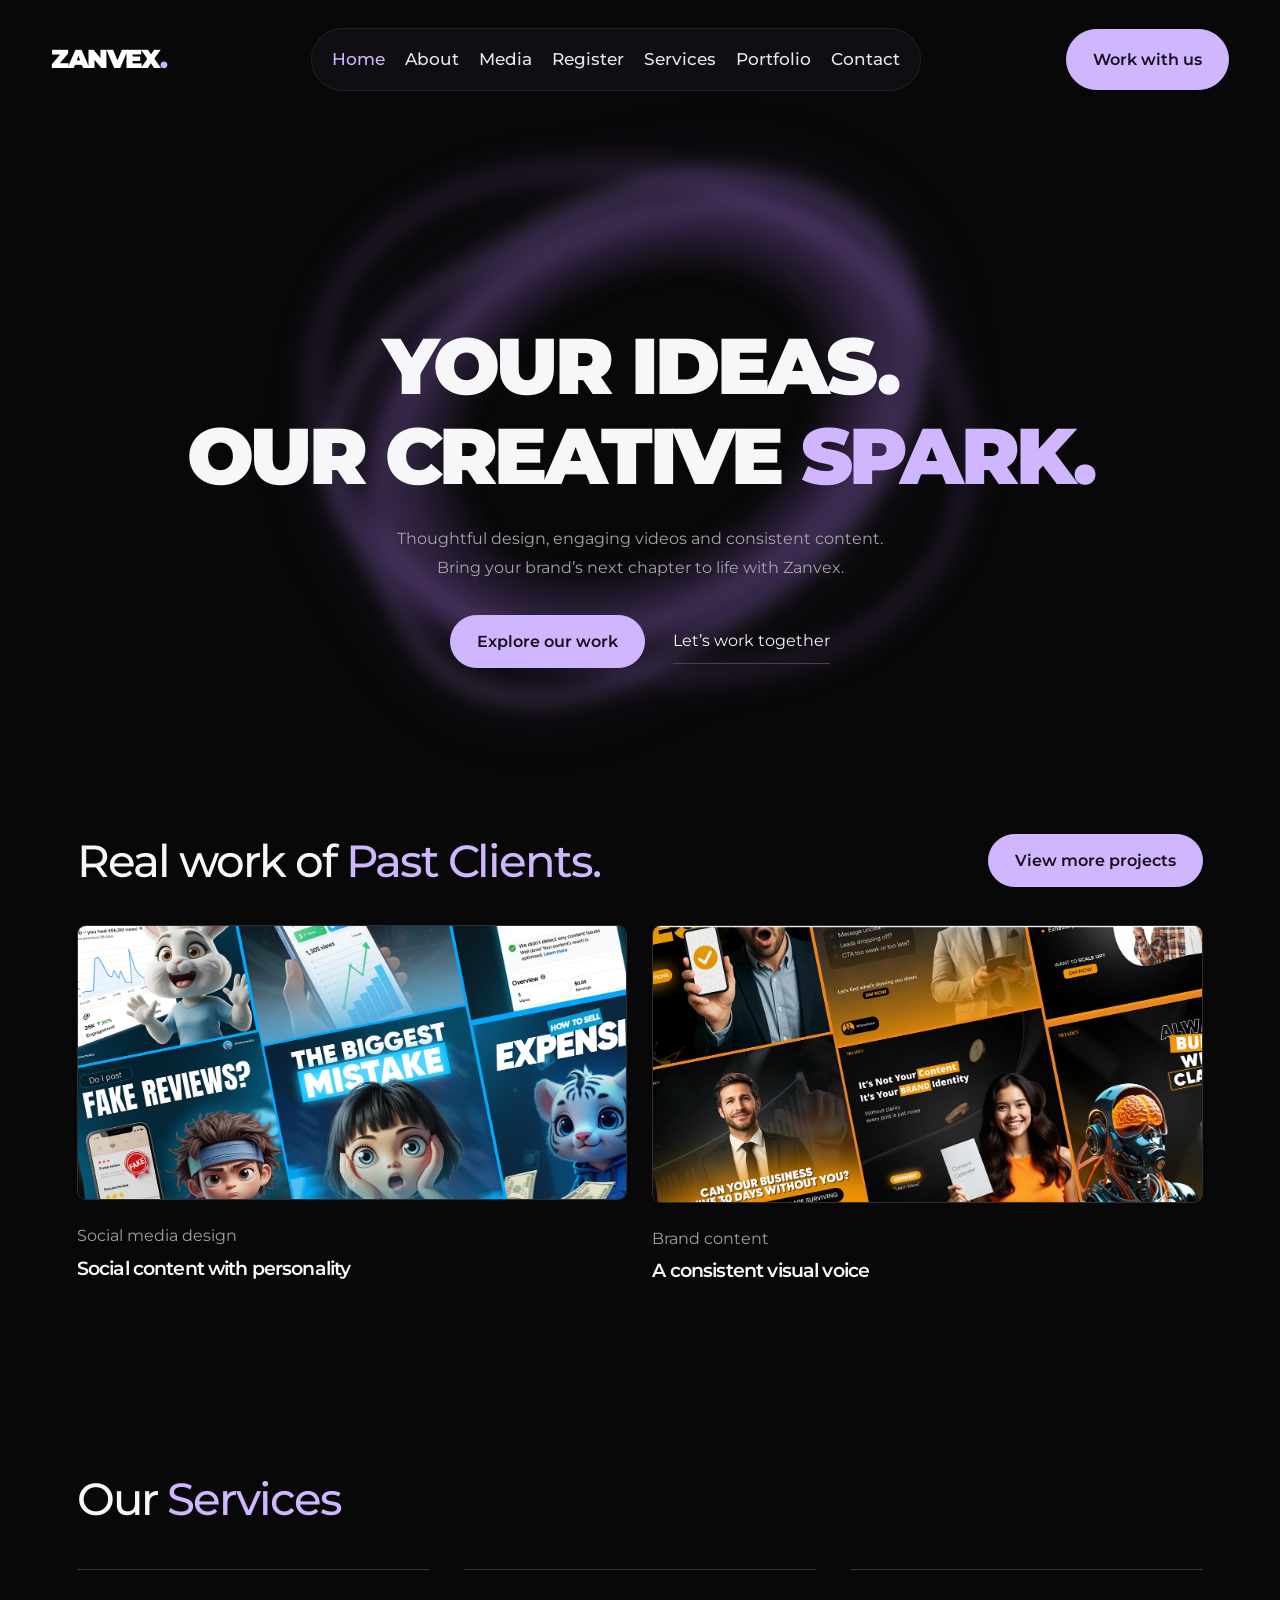
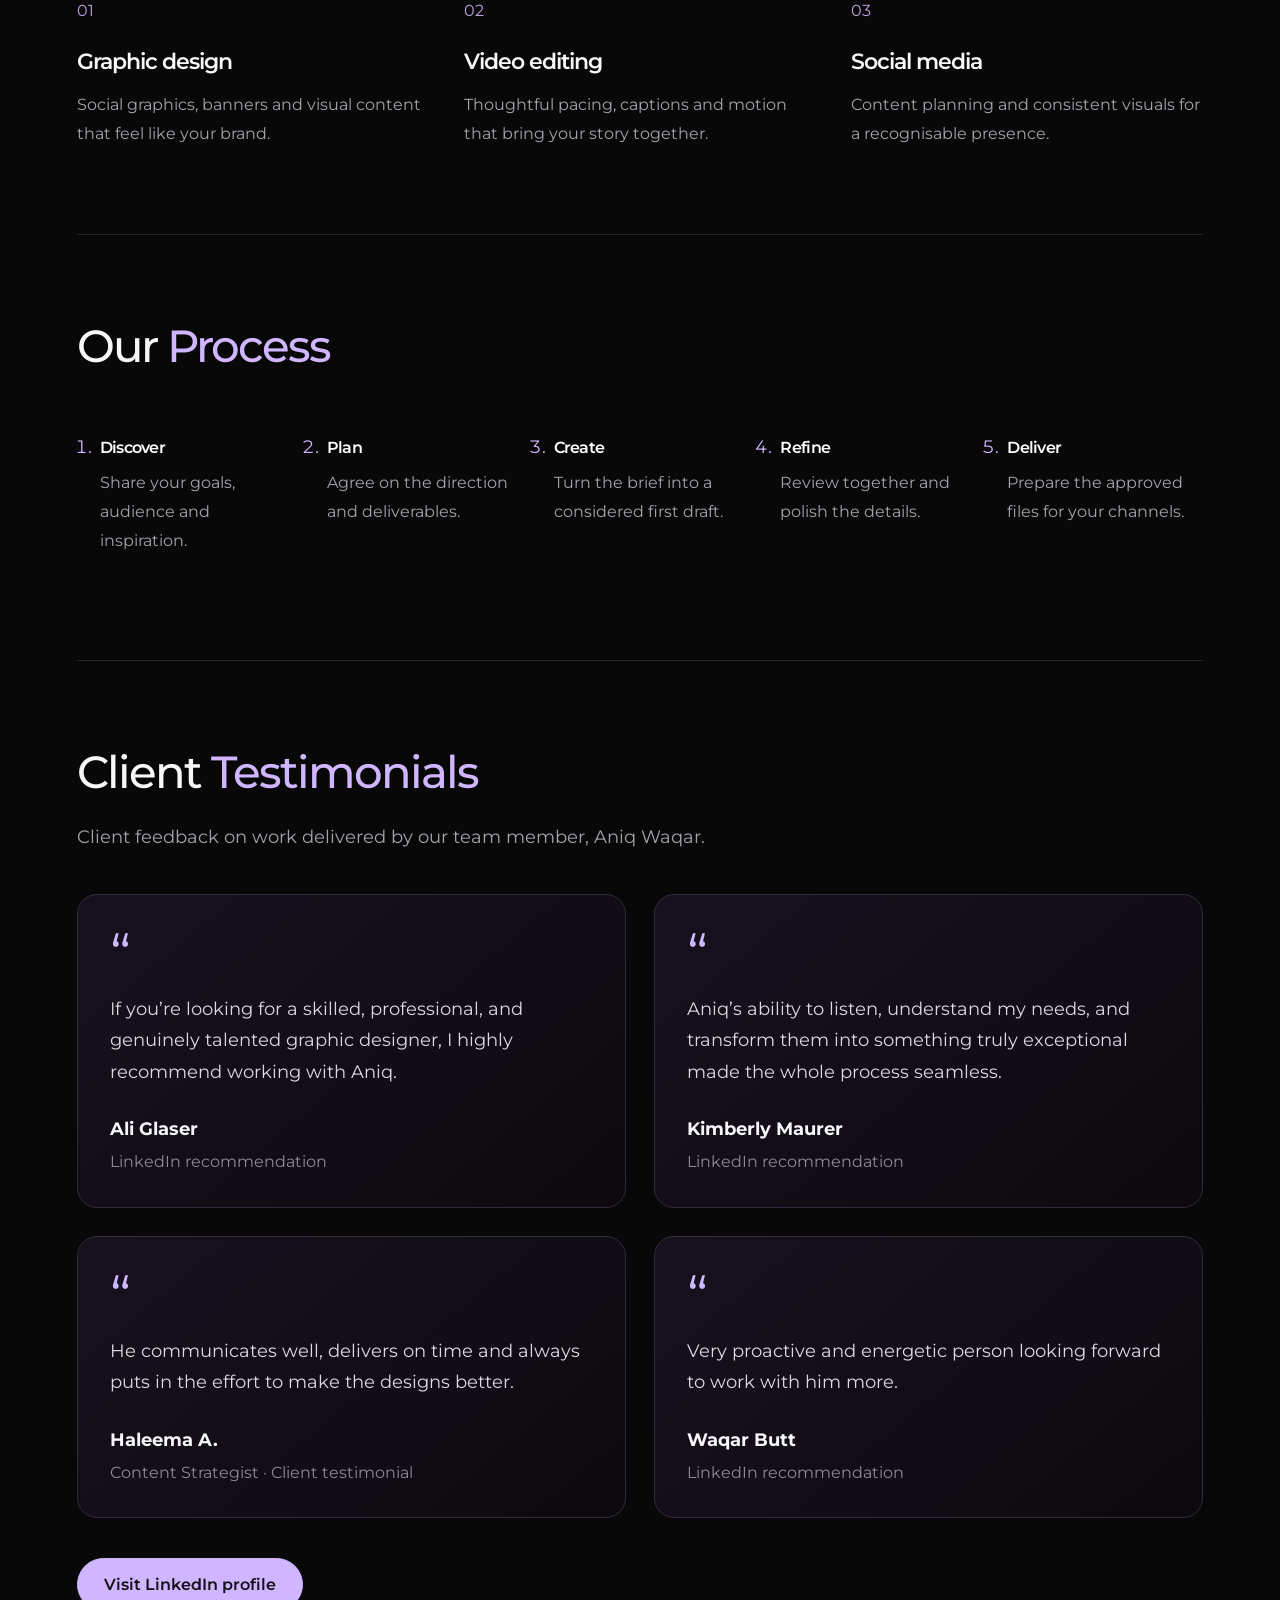
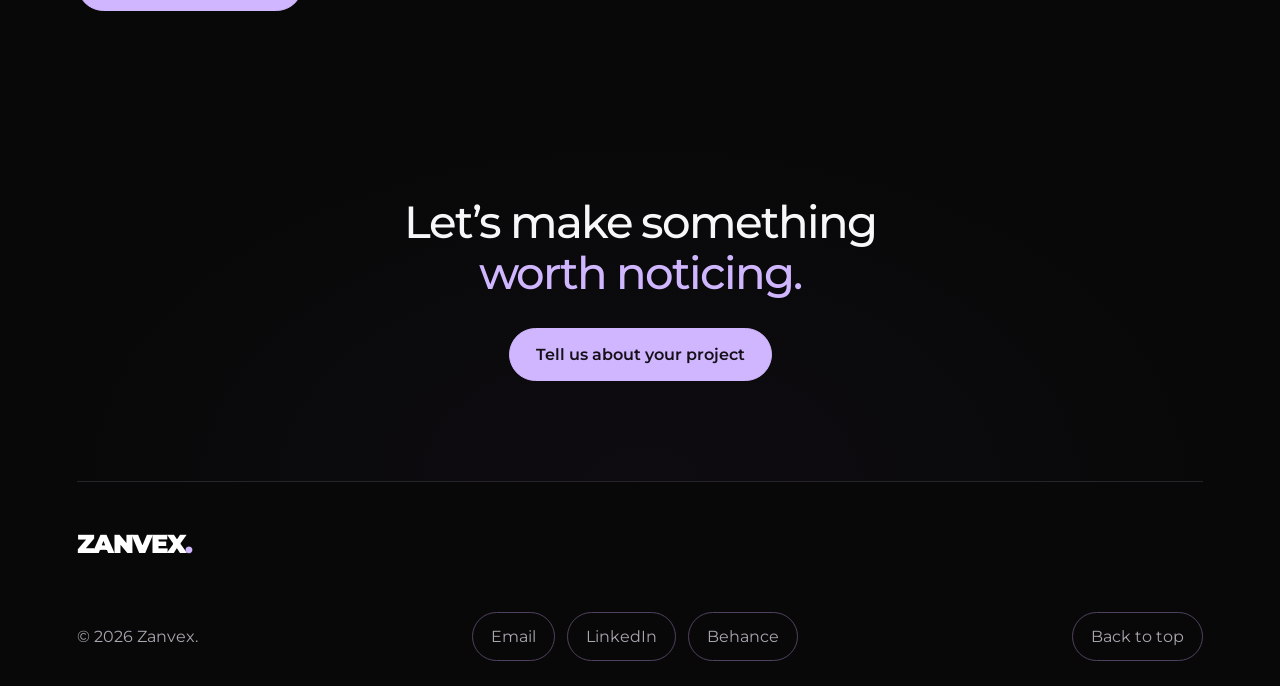
<file: index.html>
<!DOCTYPE html>
<html lang="en">
    <head>
        <link href="https://fonts.googleapis.com/css2?family=Great+Vibes&display=swap" rel="stylesheet">
        <meta charset="UTF-8">
        <meta name="viewport" content="width=device-width, initial-scale=1.0">
        <meta name="description" content="Zanvex creative agency: graphic design, video editing and social media content.">
        <title>Creative design & content | Zanvex</title>
        <link rel="preconnect" href="https://fonts.googleapis.com">
        <link rel="preconnect" href="https://fonts.gstatic.com" crossorigin>
        <link href="https://fonts.googleapis.com/css2?family=Montserrat:wght@400;500;600;700;800;900&amp;display=swap" rel="stylesheet">
        <link rel="stylesheet" href="shared.css">
        <link rel="stylesheet" href="home.css">
    </head>
    <body id="top">
        <a class="skip" href="#main">Skip to content</a>
        <header class="site-header">
            <a class="logo" href="index.html" aria-label="Zanvex home">ZANVEX<span>.</span>
            </a>
            <nav aria-label="Main navigation">
                <a href="index.html" aria-current="page">Home</a>
                <a href="about.html">About</a>
                <a href="media.html">Media</a>
                <a href="register.html">Register</a>
                <a href="services.html">Services</a>
                <a href="portfolio.html">Portfolio</a>
                <a href="contact.html">Contact</a>
            </nav>
            <a class="header-cta" href="contact.html">Work with us</a>
        </header>
        <main id="main">
            <section class="hero">
                <div class="aura" aria-hidden="true">
                </div>
                <h1>YOUR IDEAs.<br>OUR CREATIVE <em>SPARK.</em>
                </h1>
                <p class="hero-copy">Thoughtful design, engaging videos and consistent content.<br>Bring your brand’s next chapter to life with Zanvex.</p>
                <div class="actions">
                    <a class="button" href="portfolio.html">Explore our work </a>
                    <a class="text-link" href="contact.html">Let’s work together </a>
                </div>

            </section>
            <section class="section" id="selected-work">
                <div class="section-heading">
                    <div>
                        <h2>Real work of <em>Past Clients.</em>
                        </h2>
                    </div>
                    <a class="button" href="portfolio.html">View more projects</a>
                </div>
                <div class="work-grid">
                    <figure class="project">
                        <a class="project-image" href="assets/social-designs.png" aria-label="Open full image: Social content with personality">
                            <img src="assets/social-designs.png" alt="Blue social post collection with illustrated characters, designed by Aniq Waqar" loading="lazy">
                            <span class="view">View design </span>
                        </a>
                        <figcaption>
                            <div>
                                <small>Social media design</small>
                                <h3>Social content with personality</h3>
                            </div>
                        </figcaption>
                    </figure>
                    <figure class="project">
                        <a class="project-image" href="assets/brand-content.png" aria-label="Open full image: A consistent visual voice">
                            <img src="assets/brand-content.png" alt="Black and orange branded social graphics designed by Aniq Waqar" loading="lazy">
                            <span class="view">View design </span>
                        </a>
                        <figcaption>
                            <div>
                                <small>Brand content</small>
                                <h3>A consistent visual voice</h3>
                            </div>
                        </figcaption>
                    </figure>
                </div>
            </section>
            <section class="section">
                <h2>Our
                    <em>Services</em>
                </h2>
                <div class="service-preview">
                    <a href="services.html#design">
                        <span>01</span>
                        <h3>Graphic design</h3>
                        <p>Social graphics, banners and visual content that feel like your brand.</p>
                    </a>
                    <a href="services.html#video">
                        <span>02</span>
                        <h3>Video editing</h3>
                        <p>Thoughtful pacing, captions and motion that bring your story together.</p>
                    </a>
                    <a href="services.html#social">
                        <span>03</span>
                        <h3>Social media</h3>
                        <p>Content planning and consistent visuals for a recognisable presence.</p>
                    </a>
                </div>
            </section>
            <section class="section process">
                <h2>Our
                    <em>Process</em>
                </h2>
                <ol>
                    <li>
                        <h3>Discover</h3>
                        <p>Share your goals, audience and inspiration.</p>
                    </li>
                    <li>
                        <h3>Plan</h3>
                        <p>Agree on the direction and deliverables.</p>
                    </li>
                    <li>
                        <h3>Create</h3>
                        <p>Turn the brief into a considered first draft.</p>
                    </li>
                    <li>
                        <h3>Refine</h3>
                        <p>Review together and polish the details.</p>
                    </li>
                    <li>
                        <h3>Deliver</h3>
                        <p>Prepare the approved files for your channels.</p>
                    </li>
                </ol>
            </section>
            <section class="section">
                <h2>Client
                    <em> Testimonials</em>
                </h2>
                <p class="testimonial-context">Client feedback on work delivered by our team member, Aniq Waqar.</p>
                <div class="testimonials">
                    <figure class="quote">
                        <span class="quote-mark" aria-hidden="true">“</span>
                        <blockquote>If you’re looking for a skilled, professional, and genuinely talented graphic designer, I highly recommend working with Aniq.</blockquote>
                        <figcaption>
                            <strong>Ali Glaser</strong>
                            <small>LinkedIn recommendation</small>
                        </figcaption>
                    </figure>
                    <figure class="quote">
                        <span class="quote-mark" aria-hidden="true">“</span>
                        <blockquote>Aniq’s ability to listen, understand my needs, and transform them into something truly exceptional made the whole process seamless.</blockquote>
                        <figcaption>
                            <strong>Kimberly Maurer</strong>
                            <small>LinkedIn recommendation</small>
                        </figcaption>
                    </figure>
                    <figure class="quote">
                        <span class="quote-mark" aria-hidden="true">“</span>
                        <blockquote>He communicates well, delivers on time and always puts in the effort to make the designs better.</blockquote>
                        <figcaption>
                            <strong>Haleema A.</strong>
                            <small>Content Strategist · Client testimonial</small>
                        </figcaption>
                    </figure>
                    <figure class="quote">
                        <span class="quote-mark" aria-hidden="true">“</span>
                        <blockquote>Very proactive and energetic person looking forward to work with him more.</blockquote>
                        <figcaption>
                            <strong>Waqar Butt</strong>
                            <small>LinkedIn recommendation</small>
                        </figcaption>
                    </figure>
                </div>
                <a class="button testimonial-link" href="https://www.linkedin.com/in/aniqwaqar/">Visit LinkedIn profile</a>
            </section>
            
            <section class="end-cta">
                <h2>Let’s make something<br>
                    <em>worth noticing.</em>
                </h2>
                <a class="button" href="contact.html">Tell us about your project </a>
            </section>
        </main>
        <footer>
            <div class="footer-top">
                <a class="logo" href="index.html">ZANVEX<span>.</span>
                </a>
            </div>
            <div class="footer-bottom">
                <small>© 2026 Zanvex.</small>
                <div>
                    <a href="mailto:teamzanvex@gmail.com">Email </a>
                    <a href="https://www.linkedin.com/in/aniqwaqar/">LinkedIn </a>
                    <a href="https://www.behance.net/aniqwaqar">Behance </a>
                </div>
                <a href="#top">Back to top </a>
            </div>
        </footer>
    </body>
</html>
</file>
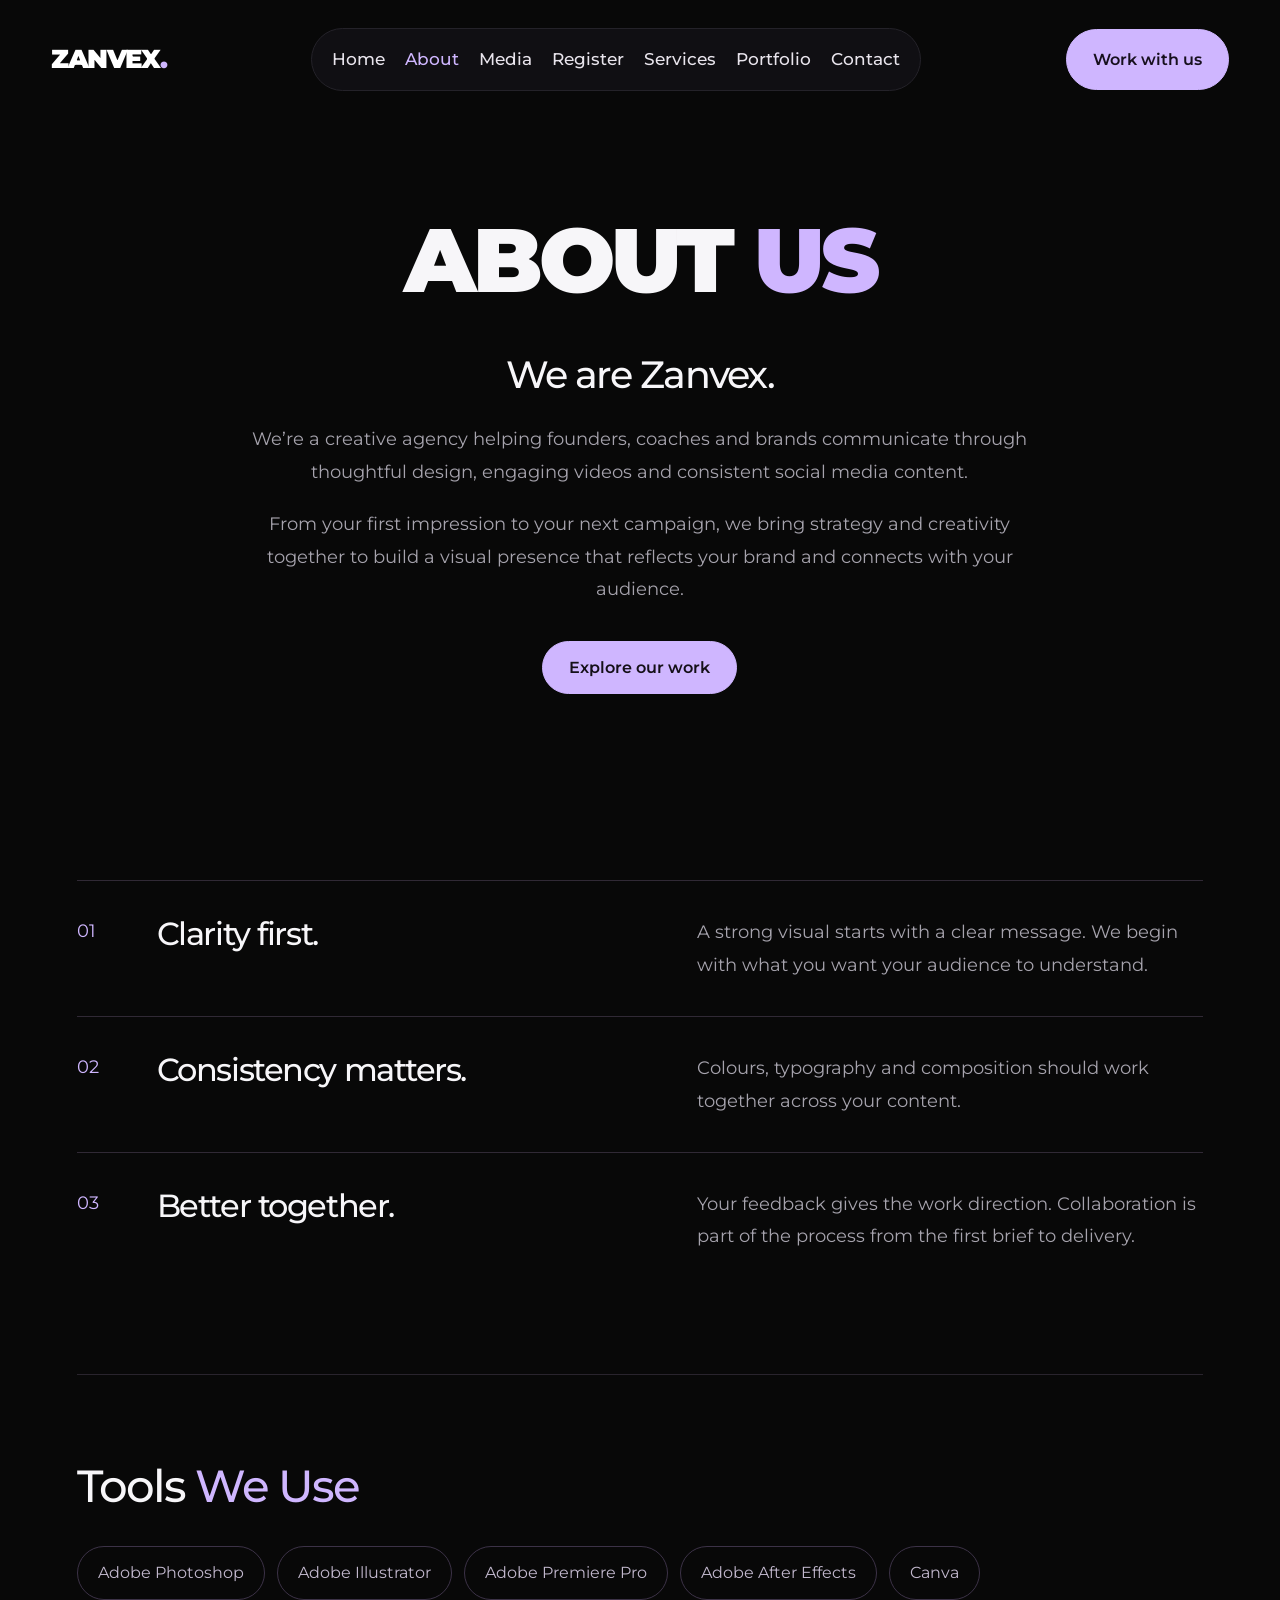
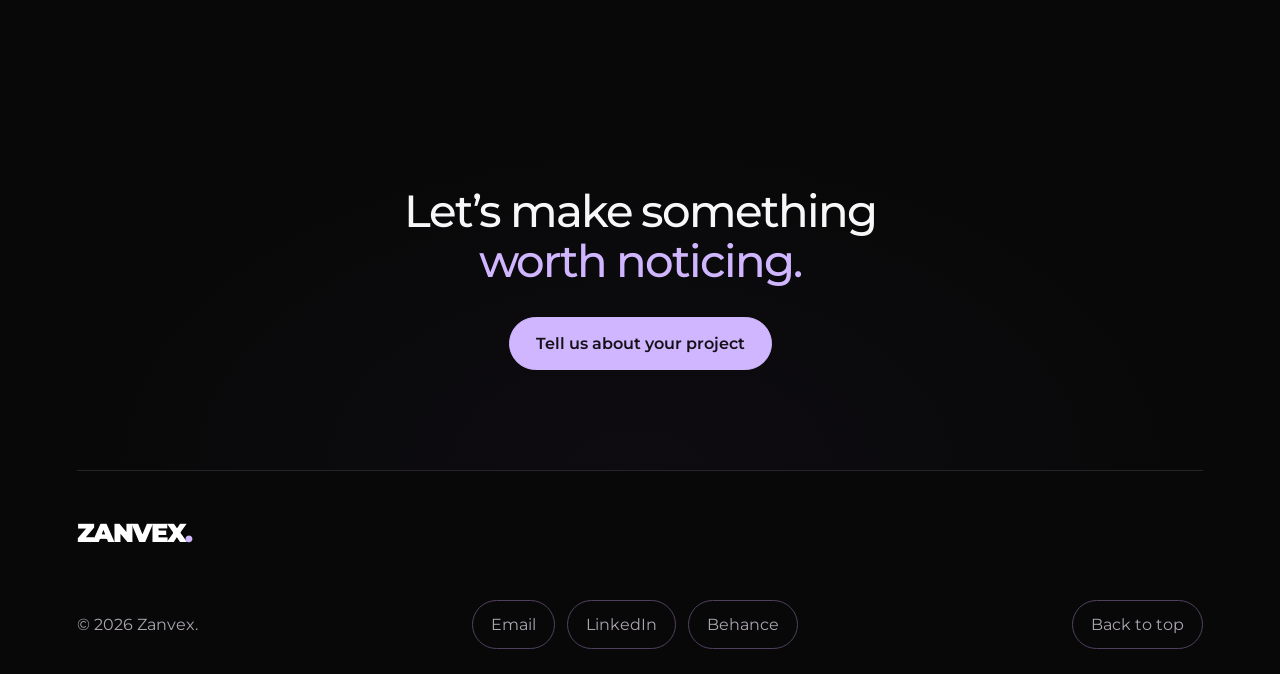
<file: about.html>
<!DOCTYPE html>
<html lang="en">
    <head>
        <meta charset="UTF-8">
        <meta name="viewport" content="width=device-width, initial-scale=1.0">
        <meta name="description" content="Zanvex creative agency: graphic design, video editing and social media content.">
        <title>About | Zanvex</title>
        <link rel="preconnect" href="https://fonts.googleapis.com">
        <link rel="preconnect" href="https://fonts.gstatic.com" crossorigin>
        <link href="https://fonts.googleapis.com/css2?family=Montserrat:wght@400;500;600;700;800;900&amp;display=swap" rel="stylesheet">
        <link rel="stylesheet" href="shared.css">
        <link rel="stylesheet" href="about.css">
    </head>
    <body id="top">
        <a class="skip" href="#main">Skip to content</a>
        <header class="site-header">
            <a class="logo" href="index.html" aria-label="Zanvex home">ZANVEX<span>.</span>
            </a>
            <nav aria-label="Main navigation">
                <a href="index.html">Home</a>
                <a href="about.html" aria-current="page">About</a>
                <a href="media.html">Media</a>
                <a href="register.html">Register</a>
                <a href="services.html">Services</a>
                <a href="portfolio.html">Portfolio</a>
                <a href="contact.html">Contact</a>
            </nav>
            <a class="header-cta" href="contact.html">Work with us</a>
        </header>
        <main id="main">
            <section class="about-intro section">
    <h1>ABOUT <em>US</em></h1>

    <div class="about-copy">
        <h2>We are Zanvex.</h2>

        <p>
            We’re a creative agency helping founders, coaches and brands
            communicate through thoughtful design, engaging videos and
            consistent social media content.
        </p>

        <p>
            From your first impression to your next campaign, we bring
            strategy and creativity together to build a visual presence
            that reflects your brand and connects with your audience.
        </p>

        <a class="button" href="portfolio.html">Explore our work</a>
    </div>
</section>
            <section class="section principles">
                <article>
                    <span>01</span>
                    <h2>Clarity first.</h2>
                    <p>A strong visual starts with a clear message. We begin with what you want your audience to understand.</p>
                </article>
                <article>
                    <span>02</span>
                    <h2>Consistency matters.</h2>
                    <p>Colours, typography and composition should work together across your content.</p>
                </article>
                <article>
                    <span>03</span>
                    <h2>Better together.</h2>
                    <p>Your feedback gives the work direction. Collaboration is part of the process from the first brief to delivery.</p>
                </article>
            </section>
            <section class="section toolkit">
                <h2>Tools 
                    <em>We Use</em>
                </h2>
                <ul>
                    <li>Adobe Photoshop</li>
                    <li>Adobe Illustrator</li>
                    <li>Adobe Premiere Pro</li>
                    <li>Adobe After Effects</li>
                    <li>Canva</li>
                </ul>
            </section>
            <section class="end-cta">
                <h2>Let’s make something<br>
                    <em>worth noticing.</em>
                </h2>
                <a class="button" href="contact.html">Tell us about your project </a>
            </section>
        </main>
        <footer>
            <div class="footer-top">
                <a class="logo" href="index.html">ZANVEX<span>.</span>
                </a>
            </div>
            <div class="footer-bottom">
                <small>© 2026 Zanvex.</small>
                <div>
                    <a href="mailto:teamzanvex@gmail.com">Email </a>
                    <a href="https://www.linkedin.com/in/aniqwaqar/">LinkedIn </a>
                    <a href="https://www.behance.net/aniqwaqar">Behance </a>
                </div>
                <a href="#top">Back to top </a>
            </div>
        </footer>
    </body>
</html>
</file>
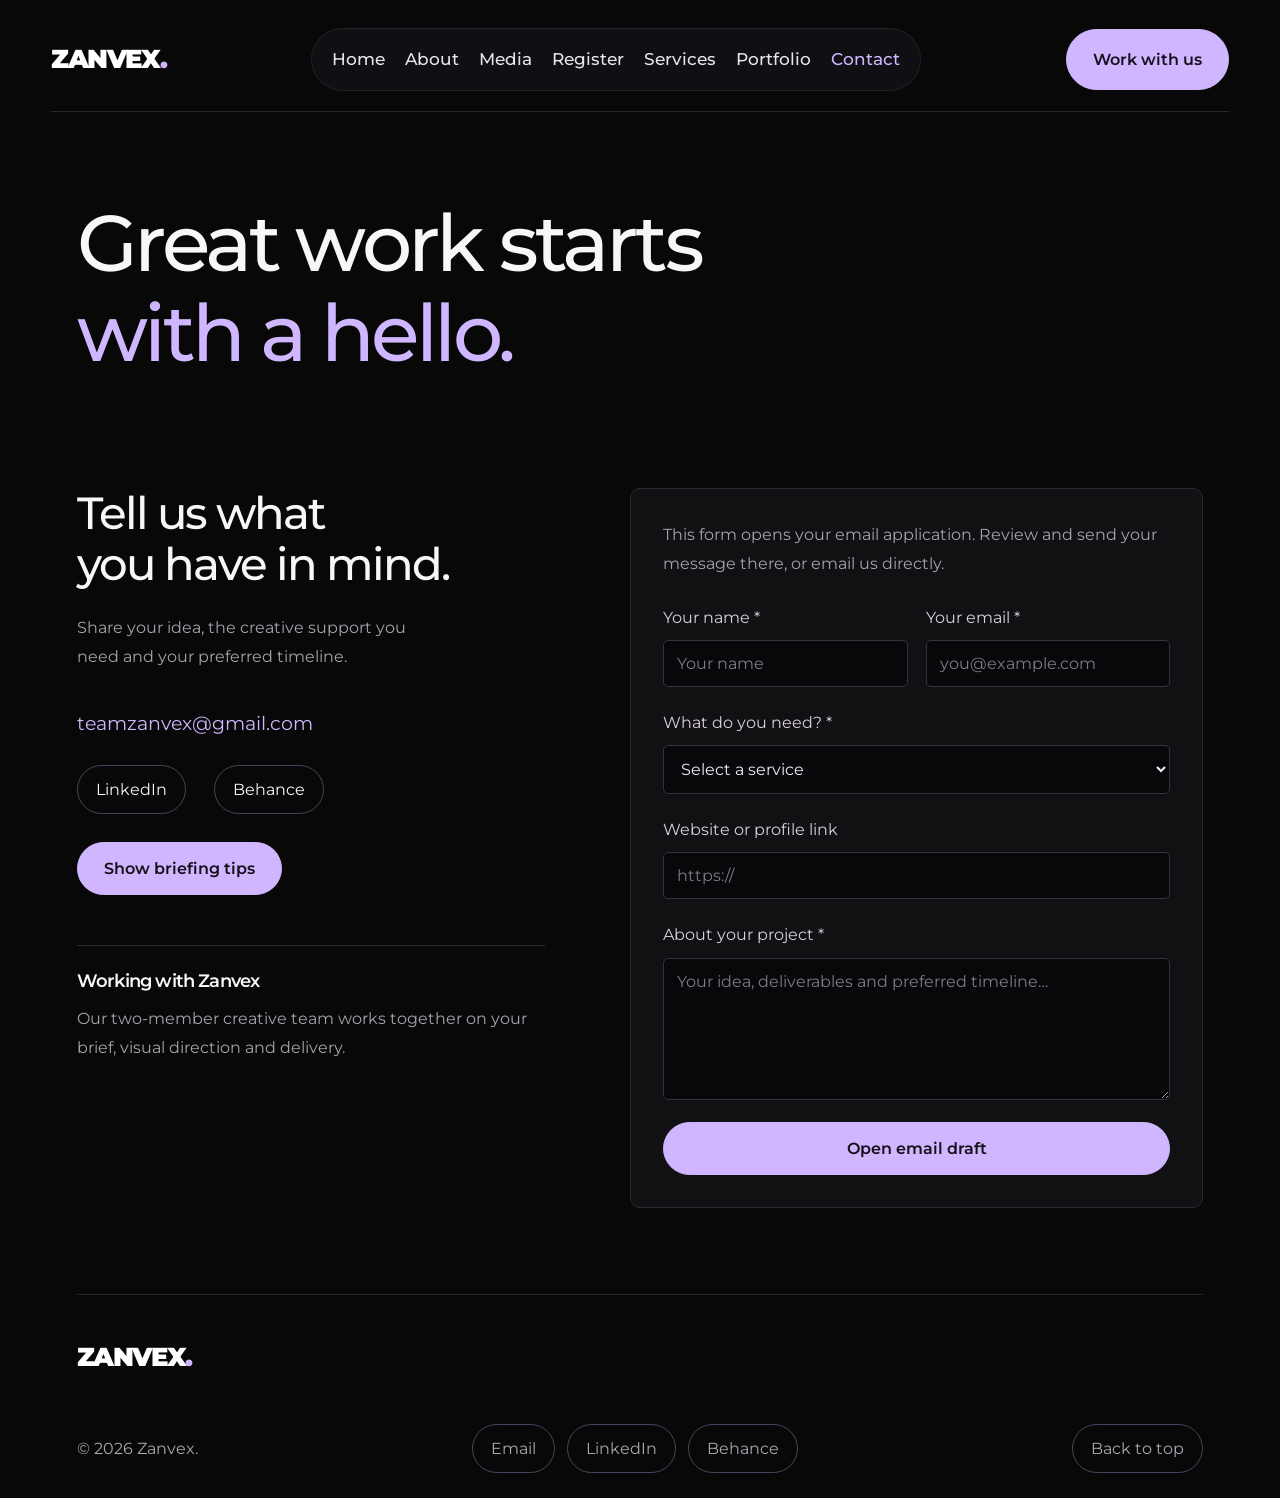
<file: contact.html>
<!DOCTYPE html>
<html lang="en">
    <head>
        <meta charset="UTF-8">
        <meta name="viewport" content="width=device-width, initial-scale=1.0">
        <meta name="description" content="Zanvex creative agency: graphic design, video editing and social media content.">
        <title>Contact | Zanvex</title>
        <link rel="preconnect" href="https://fonts.googleapis.com">
        <link rel="preconnect" href="https://fonts.gstatic.com" crossorigin>
        <link href="https://fonts.googleapis.com/css2?family=Montserrat:wght@400;500;600;700;800;900&amp;display=swap" rel="stylesheet">
        <link rel="stylesheet" href="shared.css">
        <link rel="stylesheet" href="contact.css">
        <script src="contact.js" defer>
        </script>
    </head>
    <body id="top">
        <a class="skip" href="#main">Skip to content</a>
        <header class="site-header">
            <a class="logo" href="index.html" aria-label="Zanvex home">ZANVEX<span>.</span>
            </a>
            <nav aria-label="Main navigation">
                <a href="index.html">Home</a>
                <a href="about.html">About</a>
                <a href="media.html">Media</a>
                <a href="register.html">Register</a>
                <a href="services.html">Services</a>
                <a href="portfolio.html">Portfolio</a>
                <a href="contact.html" aria-current="page">Contact</a>
            </nav>
            <a class="header-cta" href="contact.html">Work with us</a>
        </header>
        <main id="main">
            <section class="section contact-intro">
                <h1>Great work starts<br>
                    <em>with a hello.</em>
                </h1>
            </section>
            <section class="section contact-layout" id="enquiry">
                <div class="contact-details">
                    <h2>Tell us what<br>you have in mind.</h2>
                    <p>Share your idea, the creative support you need and your preferred timeline.</p>
                    <a class="email-link" href="mailto:teamzanvex@gmail.com">teamzanvex@gmail.com </a>
                    <div class="social-links">
                        <a href="https://www.linkedin.com/in/aniqwaqar/">LinkedIn </a>
                        <a href="https://www.behance.net/aniqwaqar">Behance </a>
                    </div>
                    <button class="button" id="brief-toggle" type="button" aria-expanded="false" aria-controls="brief-help">Show briefing tips</button>
                    <div id="brief-help" hidden>
                        <p>Include your audience, deliverables, brand assets and preferred deadline.</p>
                    </div>
                    <aside>
                        <h3>Working with Zanvex</h3>
                        <p>Our two-member creative team works together on your brief, visual direction and delivery.</p>
                    </aside>
                </div>
                <form action="mailto:teamzanvex@gmail.com" method="post" enctype="text/plain">
                    <p class="form-note">This form opens your email application. Review and send your message there, or email us directly.</p>
                    <div class="form-row">
                        <div>
                            <label for="name">Your name *</label>
                            <input id="name" name="Name" type="text" autocomplete="name" placeholder="Your name" required minlength="2" maxlength="80">
                        </div>
                        <div>
                            <label for="email">Your email *</label>
                            <input id="email" name="Email" type="email" autocomplete="email" placeholder="you@example.com" required>
                        </div>
                    </div>
                    <label for="service">What do you need? *</label>
                    <select id="service" name="Service" required>
                        <option value="" disabled selected>Select a service</option>Graphic design</option>
                        <option>Video editing</option>
                        <option>Social media content</option>
                        <option>A mix of services</option>
                    </select>
                    <label for="website">Website or profile link</label>
                    <input id="website" name="Website" type="url" placeholder="https://">
                    <label for="message">About your project *</label>
                    <textarea id="message" name="Project" rows="6" placeholder="Your idea, deliverables and preferred timeline…" required minlength="10" maxlength="3000"></textarea>
                    <button class="button" type="submit">Open email draft </button>
                </form>
            </section>
        </main>
        <footer>
            <div class="footer-top">
                <a class="logo" href="index.html">ZANVEX<span>.</span>
                </a>
            </div>
            <div class="footer-bottom">
                <small>© 2026 Zanvex.</small>
                <div>
                    <a href="mailto:teamzanvex@gmail.com">Email </a>
                    <a href="https://www.linkedin.com/in/aniqwaqar/">LinkedIn </a>
                    <a href="https://www.behance.net/aniqwaqar">Behance </a>
                </div>
                <a href="#top">Back to top </a>
            </div>
        </footer>
    </body>
</html>
</file>
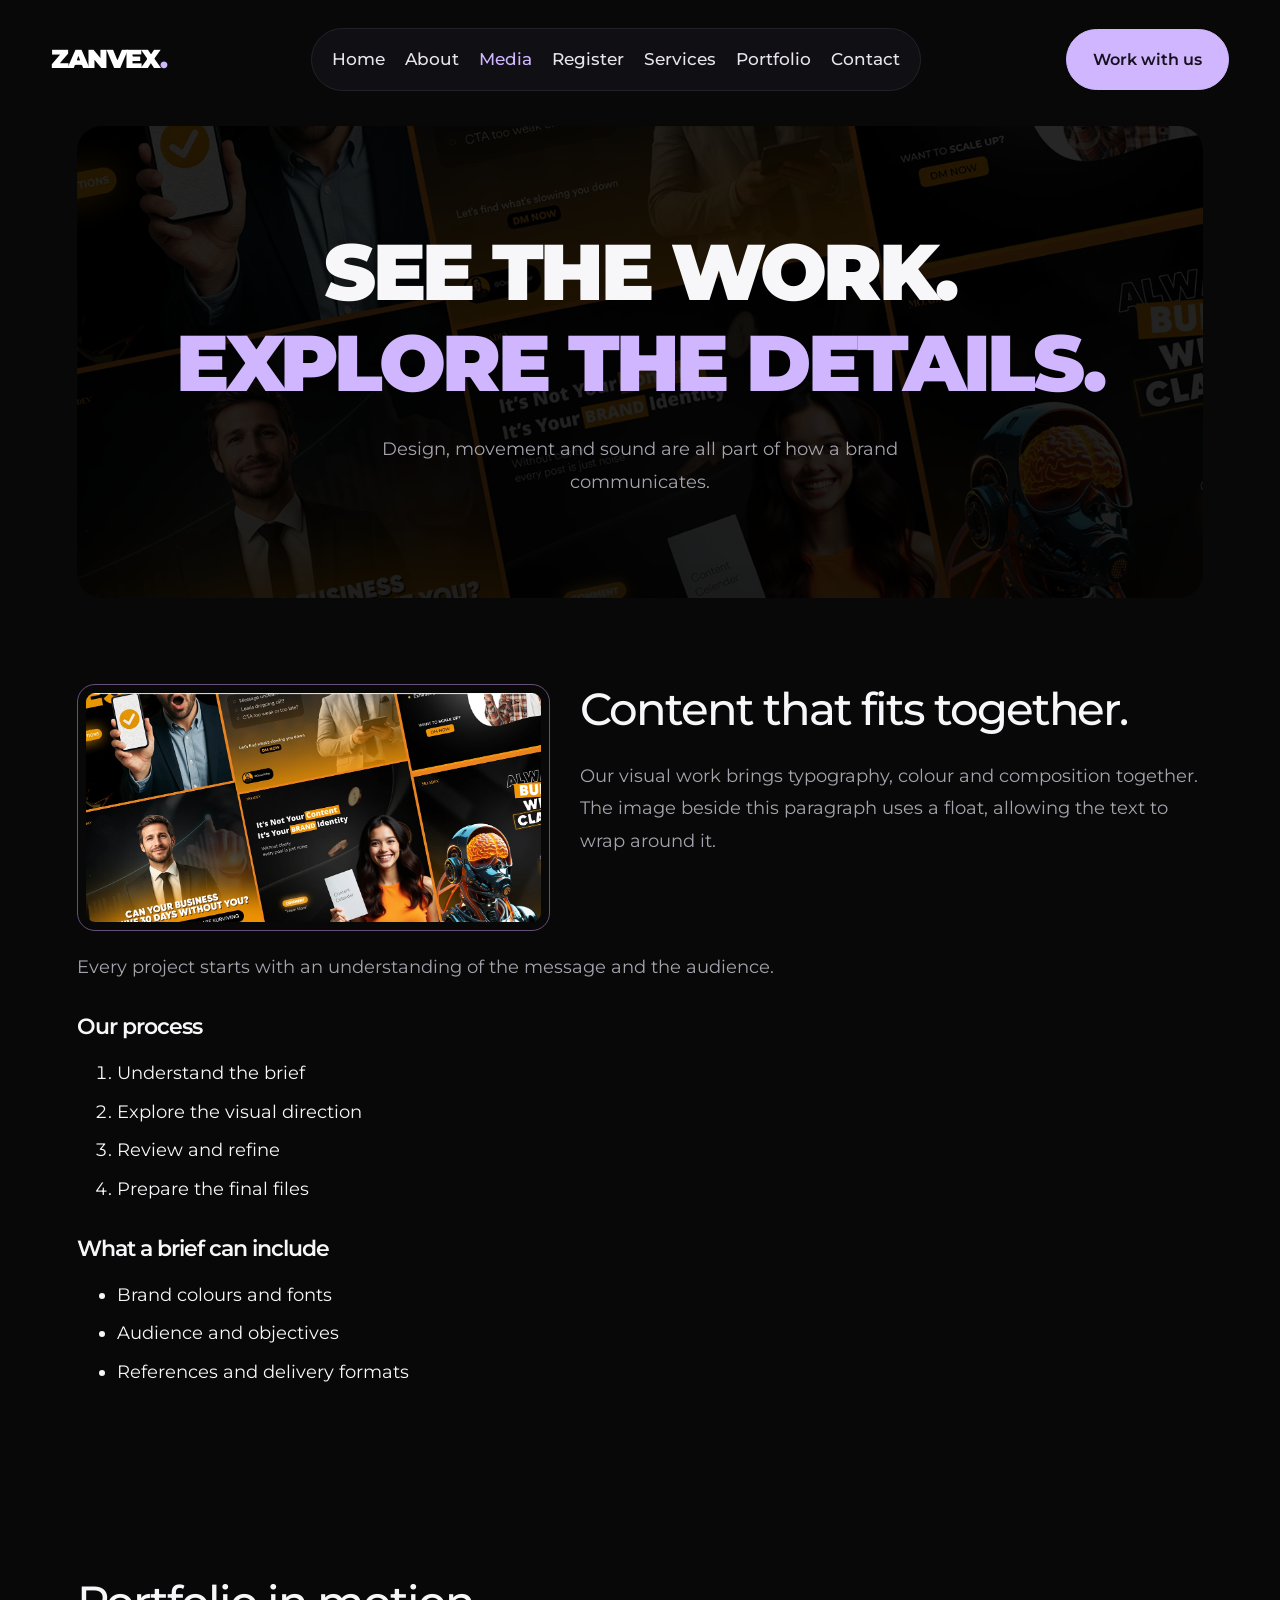
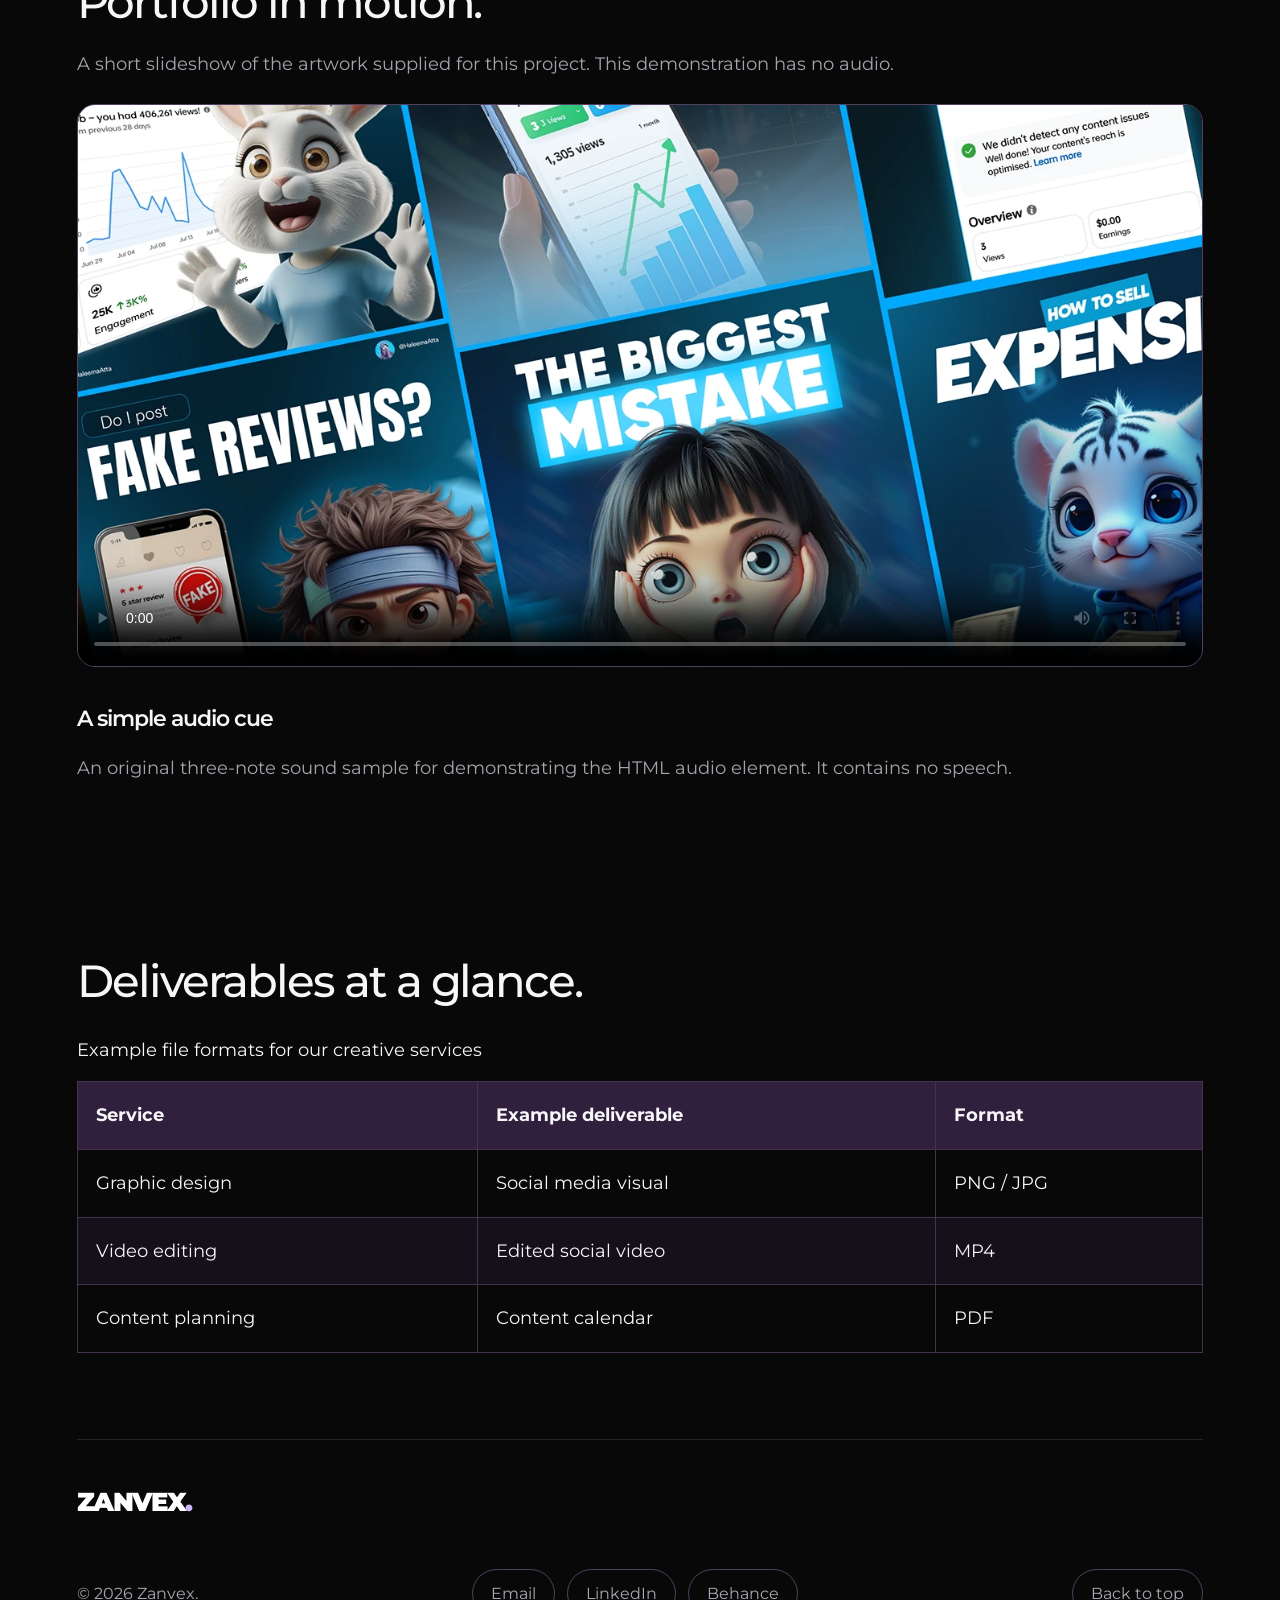
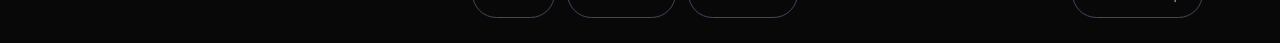
<file: media.html>
<!DOCTYPE html>
<html lang="en">
    <head>
        <meta charset="UTF-8">
        <meta name="viewport" content="width=device-width, initial-scale=1.0">
        <meta name="description" content="Zanvex creative agency: graphic design, video editing and social media content.">
        <title>Media and Info | Zanvex</title>
        <link rel="preconnect" href="https://fonts.googleapis.com">
        <link rel="preconnect" href="https://fonts.gstatic.com" crossorigin>
        <link href="https://fonts.googleapis.com/css2?family=Montserrat:wght@400;500;600;700;800;900&amp;display=swap" rel="stylesheet">
        <link rel="stylesheet" href="shared.css">
        <link rel="stylesheet" href="media.css">
    </head>
    <body id="top">
        <a class="skip" href="#main">Skip to content</a>
        <header class="site-header">
            <a class="logo" href="index.html" aria-label="Zanvex home">ZANVEX<span>.</span>
            </a>
            <nav aria-label="Main navigation">
                <a href="index.html">Home</a>
                <a href="about.html">About</a>
                <a href="media.html" aria-current="page">Media</a>
                <a href="register.html">Register</a>
                <a href="services.html">Services</a>
                <a href="portfolio.html">Portfolio</a>
                <a href="contact.html">Contact</a>
            </nav>
            <a class="header-cta" href="contact.html">Work with us</a>
        </header>
        <main id="main">
            <section class="section media-intro">
                <h1>See the work.<br>
                    <em>Explore the details.</em>
                </h1>
                <p>Design, movement and sound are all part of how a brand communicates.</p>
            </section>
            <section class="section media-story">
                <img class="float-image" src="assets/brand-content.png" alt="Orange and black brand content collection">
                <h2>Content that fits together.</h2>
                <p>Our visual work brings typography, colour and composition together. The image beside this paragraph uses a float, allowing the text to wrap around it.</p>
                <p class="clear-float">Every project starts with an understanding of the message and the audience.</p>
                <h3>Our process</h3>
                <ol>
                    <li>Understand the brief</li>
                    <li>Explore the visual direction</li>
                    <li>Review and refine</li>
                    <li>Prepare the final files</li>
                </ol>
                <h3>What a brief can include</h3>
                <ul>
                    <li>Brand colours and fonts</li>
                    <li>Audience and objectives</li>
                    <li>References and delivery formats</li>
                </ul>
            </section>
            <section class="section media-player">
                <h2>Portfolio in motion.</h2>
                <p>A short slideshow of the artwork supplied for this project. This demonstration has no audio.</p>
                <video controls preload="metadata" poster="assets/social-designs.png">
                    <source src="assets/portfolio-preview.mp4" type="video/mp4">Your browser does not support video. <a href="assets/portfolio-preview.mp4">Download the slideshow</a>.</video>
                    <h3>A simple audio cue</h3>
                    <p>An original three-note sound sample for demonstrating the HTML audio element. It contains no speech.</p>
                    </section>
                    <section class="section">
                        <h2>Deliverables at a glance.</h2>
                        <div class="table-scroll">
                            <table>
                                <caption>Example file formats for our creative services</caption>
                                <thead>
                                    <tr>
                                        <th scope="col">Service</th>
                                        <th scope="col">Example deliverable</th>
                                        <th scope="col">Format</th>
                                    </tr>
                                </thead>
                                <tbody>
                                    <tr>
                                        <td>Graphic design</td>
                                        <td>Social media visual</td>
                                        <td>PNG / JPG</td>
                                    </tr>
                                    <tr>
                                        <td>Video editing</td>
                                        <td>Edited social video</td>
                                        <td>MP4</td>
                                    </tr>
                                    <tr>
                                        <td>Content planning</td>
                                        <td>Content calendar</td>
                                        <td>PDF</td>
                                    </tr>
                                </tbody>
                            </table>
                        </div>
                    </section>
                </main>
                <footer>
                    <div class="footer-top">
                        <a class="logo" href="index.html">ZANVEX<span>.</span>
                        </a>
                    </div>
                    <div class="footer-bottom">
                        <small>© 2026 Zanvex.</small>
                        <div>
                            <a href="mailto:teamzanvex@gmail.com">Email </a>
                            <a href="https://www.linkedin.com/in/aniqwaqar/">LinkedIn </a>
                            <a href="https://www.behance.net/aniqwaqar">Behance </a>
                        </div>
                        <a href="#top">Back to top </a>
                    </div>
                </footer>
            </body>
        </html>
</file>
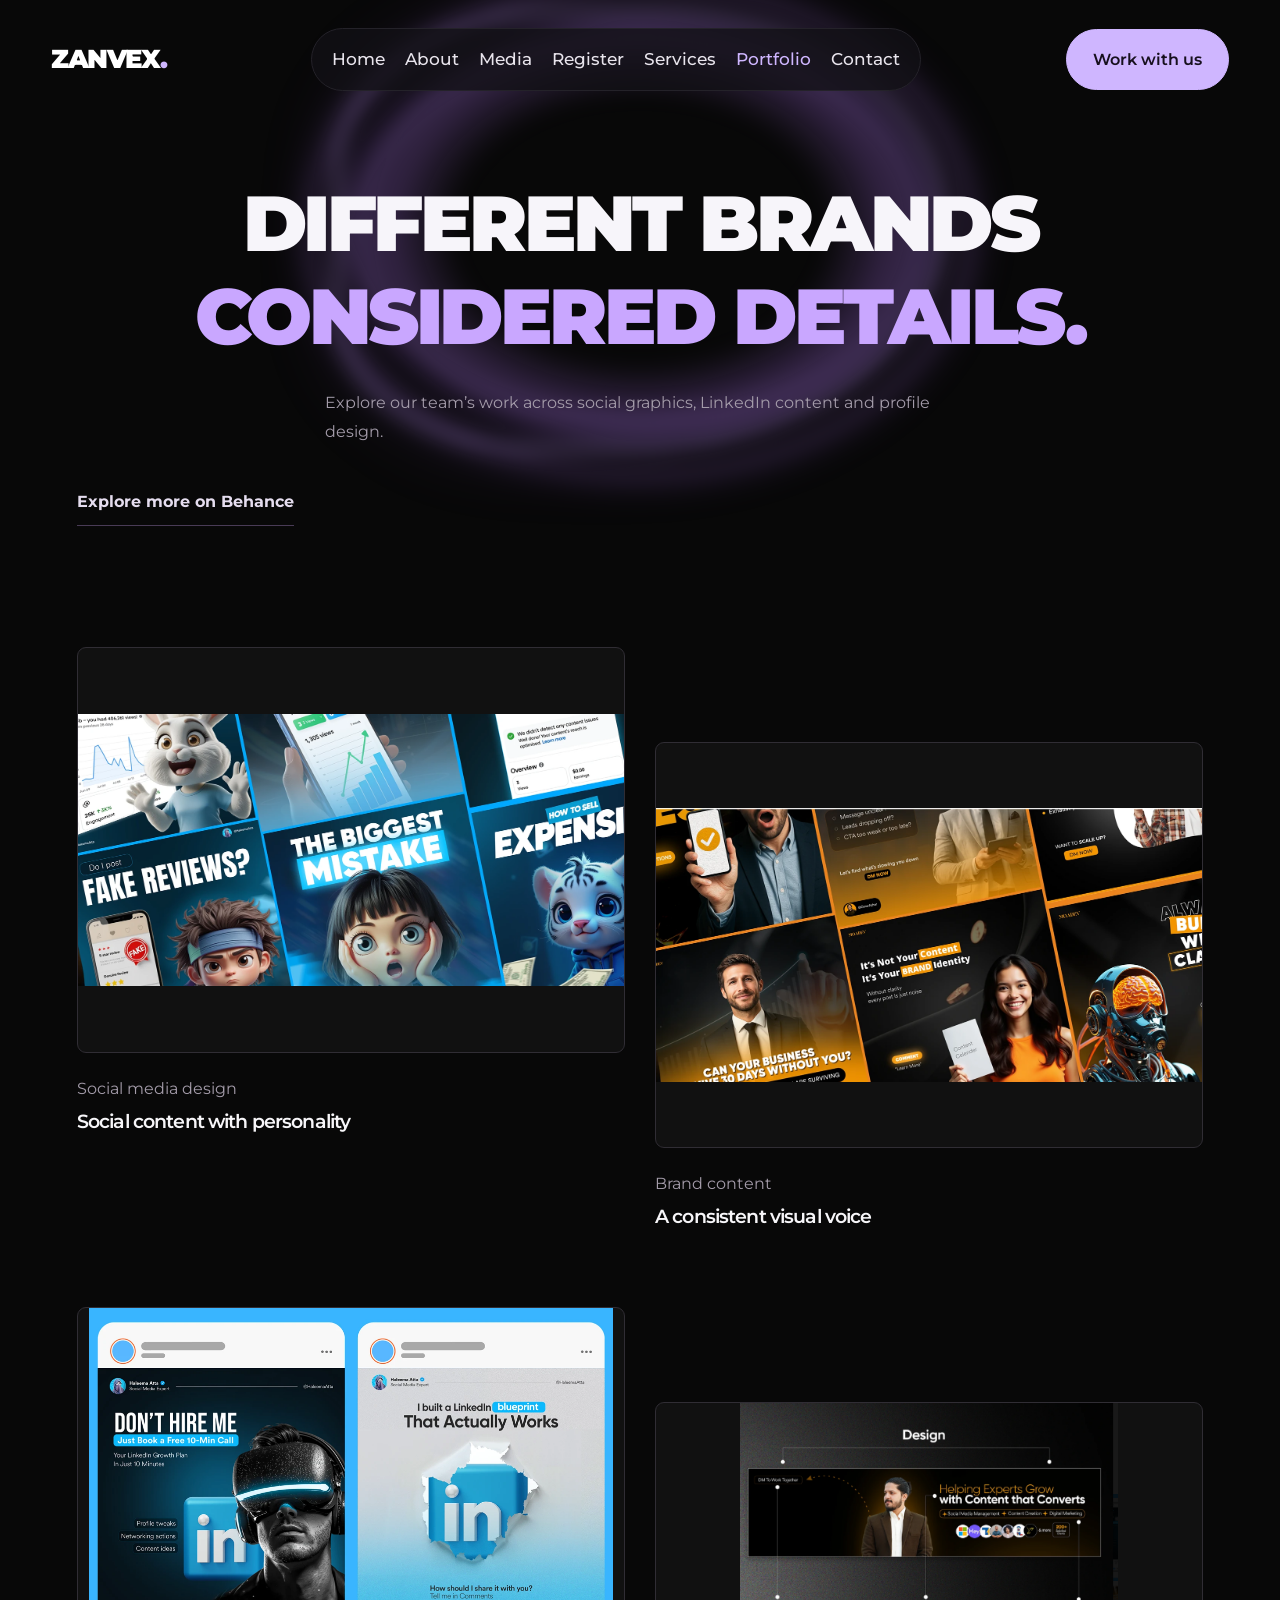
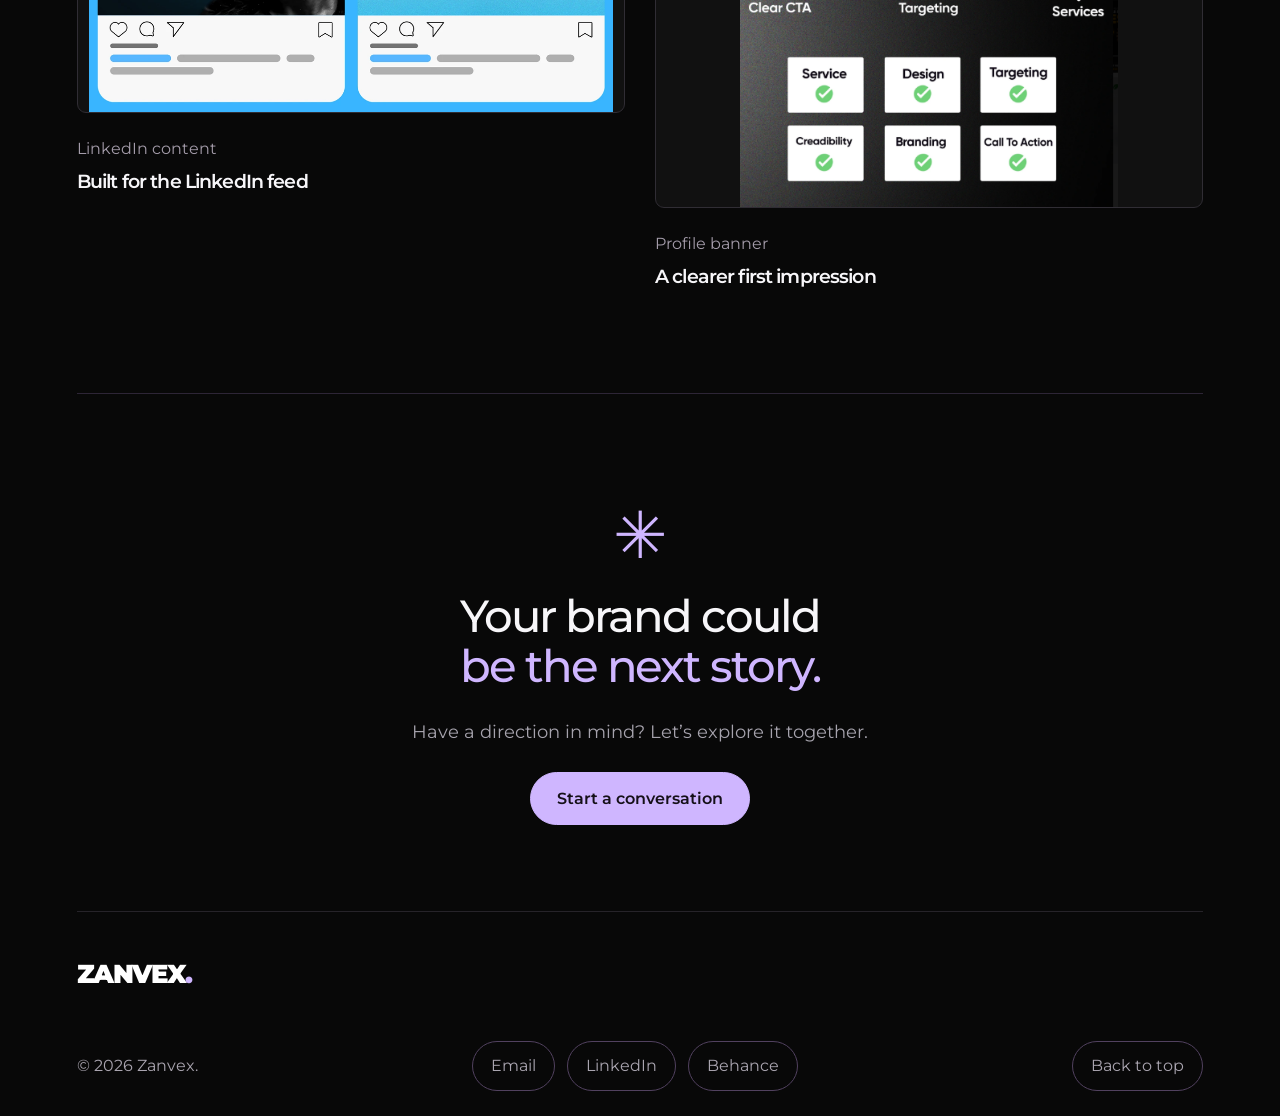
<file: portfolio.html>
<!DOCTYPE html>
<html lang="en">
    <head>
        <meta charset="UTF-8">
        <meta name="viewport" content="width=device-width, initial-scale=1.0">
        <meta name="description" content="Zanvex creative agency: graphic design, video editing and social media content.">
        <title>Portfolio | Zanvex</title>
        <link rel="preconnect" href="https://fonts.googleapis.com">
        <link rel="preconnect" href="https://fonts.gstatic.com" crossorigin>
        <link href="https://fonts.googleapis.com/css2?family=Montserrat:wght@400;500;600;700;800;900&amp;display=swap" rel="stylesheet">
        <link rel="stylesheet" href="shared.css">
        <link rel="stylesheet" href="portfolio.css">
    </head>
    <body id="top">
        <a class="skip" href="#main">Skip to content</a>

        <header class="site-header">
            <a class="logo" href="index.html" aria-label="Zanvex home">ZANVEX<span>.</span>
            </a>
            <nav aria-label="Main navigation">
                <a href="index.html">Home</a>
                <a href="about.html">About</a>
                <a href="media.html">Media</a>
                <a href="register.html">Register</a>
                <a href="services.html">Services</a>
                <a href="portfolio.html" aria-current="page">Portfolio</a>
                <a href="contact.html">Contact</a>
            </nav>
            <a class="header-cta" href="contact.html">Work with us</a>
        </header>

        <main id="main">

            <!-- Portfolio Hero Section -->
            <section class="section portfolio-intro">

                <div class="aura" aria-hidden="true"></div>

                <h1>
                    Different brands<br>
                    <em>Considered details.</em>
                </h1>

                <p>Explore our team’s work across social graphics, LinkedIn content and profile design.</p>

                <div class="portfolio-actions">
                    <a class="text-link" href="https://www.behance.net/aniqwaqar">Explore more on Behance</a>
                </div>

            </section>

            <!-- Portfolio Gallery - Unchanged -->
            <section class="section gallery" aria-label="Design portfolio">
                <figure class="project">
                    <a class="project-image" href="assets/social-designs.png" aria-label="Open full image: Social content with personality">
                        <img src="assets/social-designs.png" alt="Blue social post collection with illustrated characters, designed by Aniq Waqar" loading="lazy">
                        <span class="view">View design</span>
                    </a>
                    <figcaption>
                        <div>
                            <small>Social media design</small>
                            <h3>Social content with personality</h3>
                        </div>
                    </figcaption>
                </figure>

                <figure class="project">
                    <a class="project-image" href="assets/brand-content.png" aria-label="Open full image: A consistent visual voice">
                        <img src="assets/brand-content.png" alt="Black and orange branded social graphics designed by Aniq Waqar" loading="lazy">
                        <span class="view">View design</span>
                    </a>
                    <figcaption>
                        <div>
                            <small>Brand content</small>
                            <h3>A consistent visual voice</h3>
                        </div>
                    </figcaption>
                </figure>

                <figure class="project">
                    <a class="project-image" href="assets/linkedin-content.png" aria-label="Open full image: Built for the LinkedIn feed">
                        <img src="assets/linkedin-content.png" alt="Two LinkedIn content designs for Haleema Atta by Aniq Waqar" loading="lazy">
                        <span class="view">View design</span>
                    </a>
                    <figcaption>
                        <div>
                            <small>LinkedIn content</small>
                            <h3>Built for the LinkedIn feed</h3>
                        </div>
                    </figcaption>
                </figure>

                <figure class="project">
                    <a class="project-image" href="assets/banner-design.png" aria-label="Open full image: A clearer first impression">
                        <img src="assets/banner-design.png" alt="Profile banner design breakdown showing services, targeting and calls to action" loading="lazy">
                        <span class="view">View design</span>
                    </a>
                    <figcaption>
                        <div>
                            <small>Profile banner</small>
                            <h3>A clearer first impression</h3>
                        </div>
                    </figcaption>
                </figure>
            </section>

            <!-- Portfolio Note - Unchanged -->
            <section class="section portfolio-note">
                <span aria-hidden="true">✳</span>
                <h2>Your brand could<br>
                    <em>be the next story.</em>
                </h2>
                <p>Have a direction in mind? Let’s explore it together.</p>
                <a class="button" href="contact.html">Start a conversation</a>
            </section>

        </main>

        <footer>
            <div class="footer-top">
                <a class="logo" href="index.html">ZANVEX<span>.</span>
                </a>
            </div>
            <div class="footer-bottom">
                <small>© 2026 Zanvex.</small>
                <div>
                    <a href="mailto:teamzanvex@gmail.com">Email</a>
                    <a href="https://www.linkedin.com/in/aniqwaqar/">LinkedIn</a>
                    <a href="https://www.behance.net/aniqwaqar">Behance</a>
                </div>
                <a href="#top">Back to top</a>
            </div>
        </footer>
    </body>
</html>
</file>
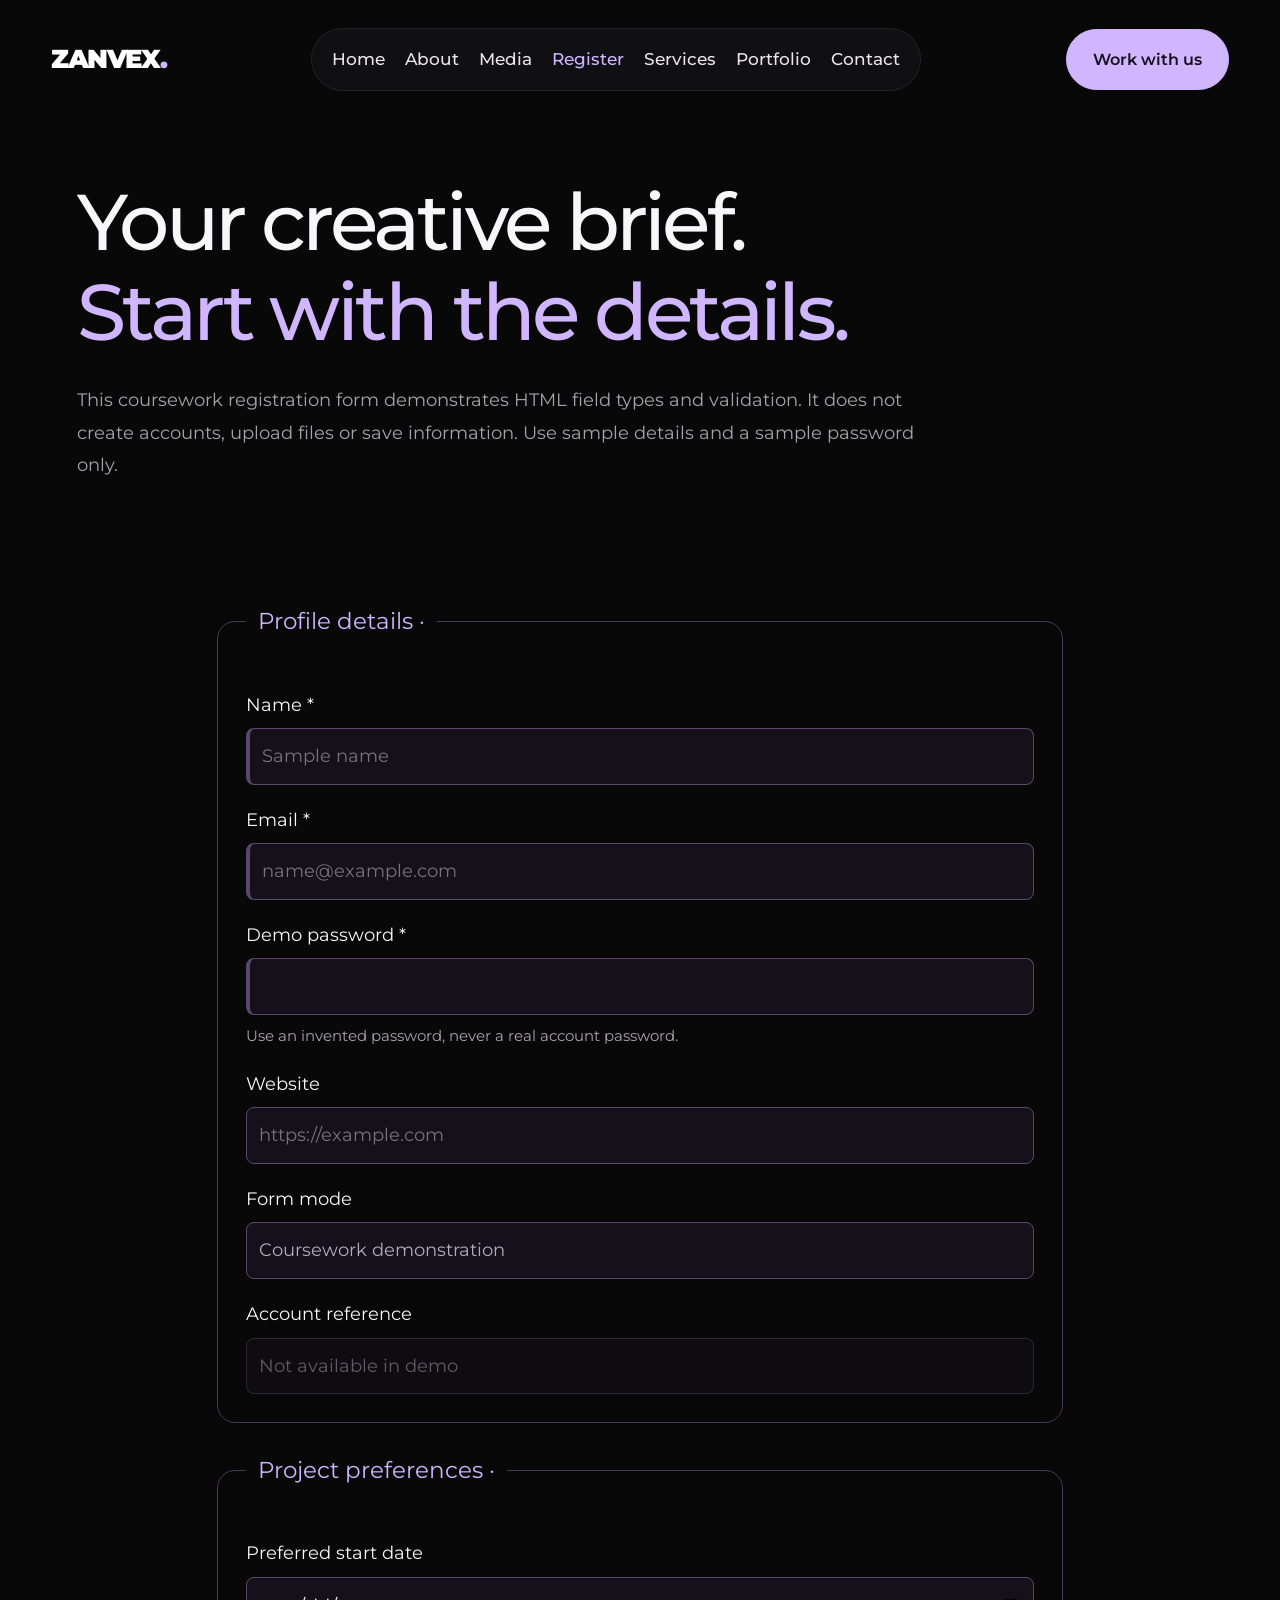
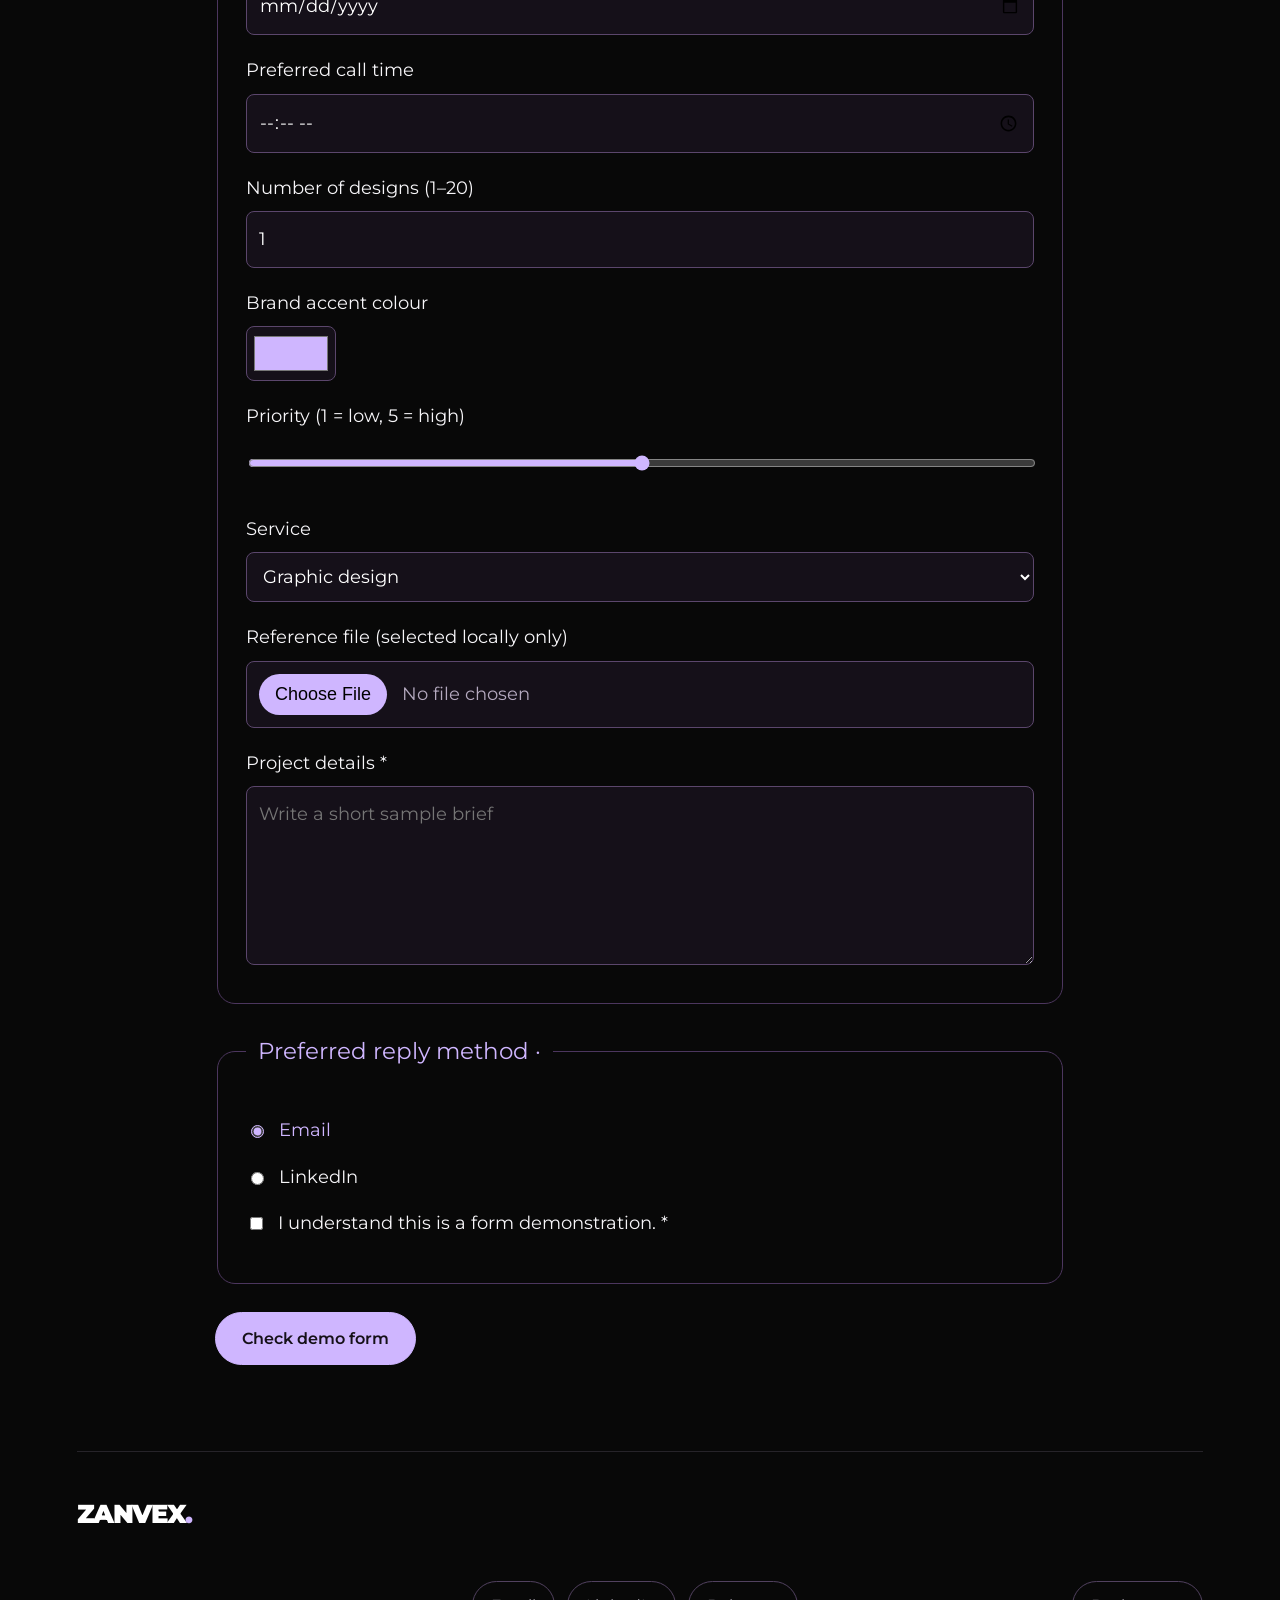
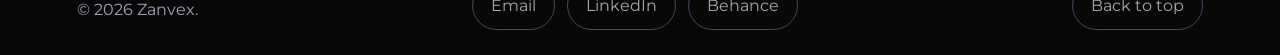
<file: register.html>
<!DOCTYPE html>
<html lang="en">
    <head>
        <meta charset="UTF-8">
        <meta name="viewport" content="width=device-width, initial-scale=1.0">
        <meta name="description" content="Zanvex creative agency: graphic design, video editing and social media content.">
        <title>Register | Zanvex</title>
        <link rel="preconnect" href="https://fonts.googleapis.com">
        <link rel="preconnect" href="https://fonts.gstatic.com" crossorigin>
        <link href="https://fonts.googleapis.com/css2?family=Montserrat:wght@400;500;600;700;800;900&amp;display=swap" rel="stylesheet">
        <link rel="stylesheet" href="shared.css">
        <link rel="stylesheet" href="register.css">
    </head>
    <body id="top">
        <a class="skip" href="#main">Skip to content</a>
        <header class="site-header">
            <a class="logo" href="index.html" aria-label="Zanvex home">ZANVEX<span>.</span>
            </a>
            <nav aria-label="Main navigation">
                <a href="index.html">Home</a>
                <a href="about.html">About</a>
                <a href="media.html">Media</a>
                <a href="register.html" aria-current="page">Register</a>
                <a href="services.html">Services</a>
                <a href="portfolio.html">Portfolio</a>
                <a href="contact.html">Contact</a>
            </nav>
            <a class="header-cta" href="contact.html">Work with us</a>
        </header>
        <main id="main">
            <section class="section register-intro">
                <h1>Your creative brief.<br>
                    <em>Start with the details.</em>
                </h1>
                <p>This coursework registration form demonstrates HTML field types and validation. It does not create accounts, upload files or save information. Use sample details and a sample password only.</p>
            </section>
            <section class="section">
                <form action="register.html#demo-result" method="get">
                    <fieldset>
                        <legend>Profile details</legend>
                        <label for="full-name">Name *</label>
                        <input id="full-name" type="text" placeholder="Sample name" required minlength="2" maxlength="80">
                        <label for="reg-email">Email *</label>
                        <input id="reg-email" type="email" placeholder="name@example.com" required>
                        <label for="password">Demo password *</label>
                        <input id="password" type="password" autocomplete="new-password" required minlength="8" maxlength="40" aria-describedby="password-help">
                        <small id="password-help">Use an invented password, never a real account password.</small>
                        <label for="profile-url">Website</label>
                        <input id="profile-url" type="url" placeholder="https://example.com">
                        <label for="form-mode">Form mode</label>
                        <input id="form-mode" type="text" value="Coursework demonstration" readonly>
                        <label for="reference">Account reference</label>
                        <input id="reference" type="text" value="Not available in demo" disabled>
                    </fieldset>
                    <fieldset>
                        <legend>Project preferences</legend>
                        <label for="start-date">Preferred start date</label>
                        <input id="start-date" type="date">
                        <label for="call-time">Preferred call time</label>
                        <input id="call-time" type="time">
                        <label for="quantity">Number of designs (1–20)</label>
                        <input id="quantity" type="number" min="1" max="20" value="1">
                        <label for="brand-colour">Brand accent colour</label>
                        <input id="brand-colour" type="color" value="#cfb6ff">
                        <label for="priority">Priority (1 = low, 5 = high)</label>
                        <input id="priority" type="range" min="1" max="5" value="3">
                        <label for="project-service">Service</label>
                        <select id="project-service">
                            <option selected>Graphic design</option>
                            <option>Video editing</option>
                            <option>Social media content</option>
                        </select>
                        <label for="reference-file">Reference file (selected locally only)</label>
                        <input id="reference-file" type="file" accept="image/*,.pdf">
                        <label for="project-details">Project details *</label>
                        <textarea id="project-details" rows="5" required minlength="10" maxlength="1000" placeholder="Write a short sample brief"></textarea>
                    </fieldset>
                    <fieldset>
                        <legend>Preferred reply method</legend>
                        <div class="choice">
                            <input id="reply-email" type="radio" name="reply-method" value="email" checked>
                            <label for="reply-email">Email</label>
                        </div>
                        <div class="choice">
                            <input id="reply-linkedin" type="radio" name="reply-method" value="linkedin">
                            <label for="reply-linkedin">LinkedIn</label>
                        </div>
                        <div class="choice">
                            <input id="demo-confirm" type="checkbox" required>
                            <label for="demo-confirm">I understand this is a form demonstration. *</label>
                        </div>
                    </fieldset>
                    <button class="button" type="submit">Check demo form</button>
                    <p class="demo-result" id="demo-result" role="status">Demo complete. No account was created and no entered details or files were saved by this site.</p>
                </form>
            </section>
        </main>
        <footer>
            <div class="footer-top">
                <a class="logo" href="index.html">ZANVEX<span>.</span>
                </a>
            </div>
            <div class="footer-bottom">
                <small>© 2026 Zanvex.</small>
                <div>
                    <a href="mailto:teamzanvex@gmail.com">Email </a>
                    <a href="https://www.linkedin.com/in/aniqwaqar/">LinkedIn </a>
                    <a href="https://www.behance.net/aniqwaqar">Behance </a>
                </div>
                <a href="#top">Back to top </a>
            </div>
        </footer>
    </body>
</html>
</file>
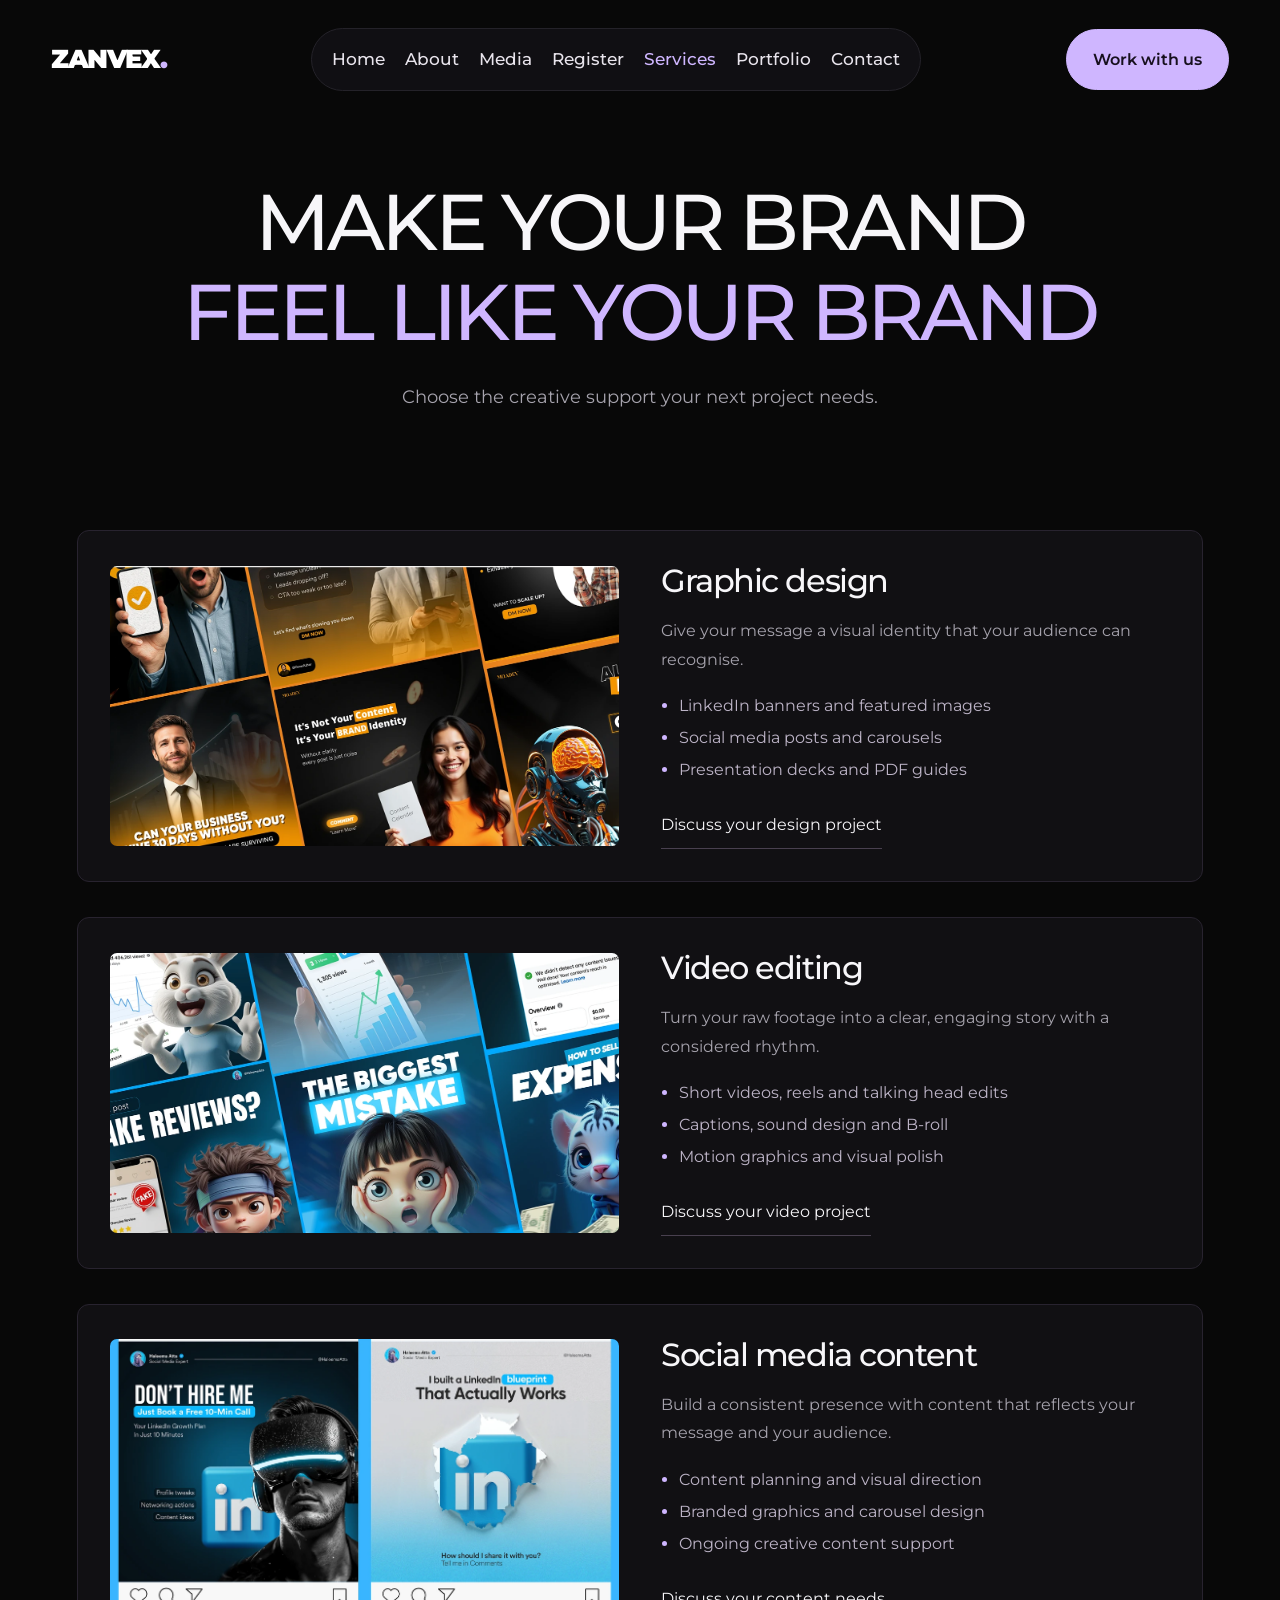
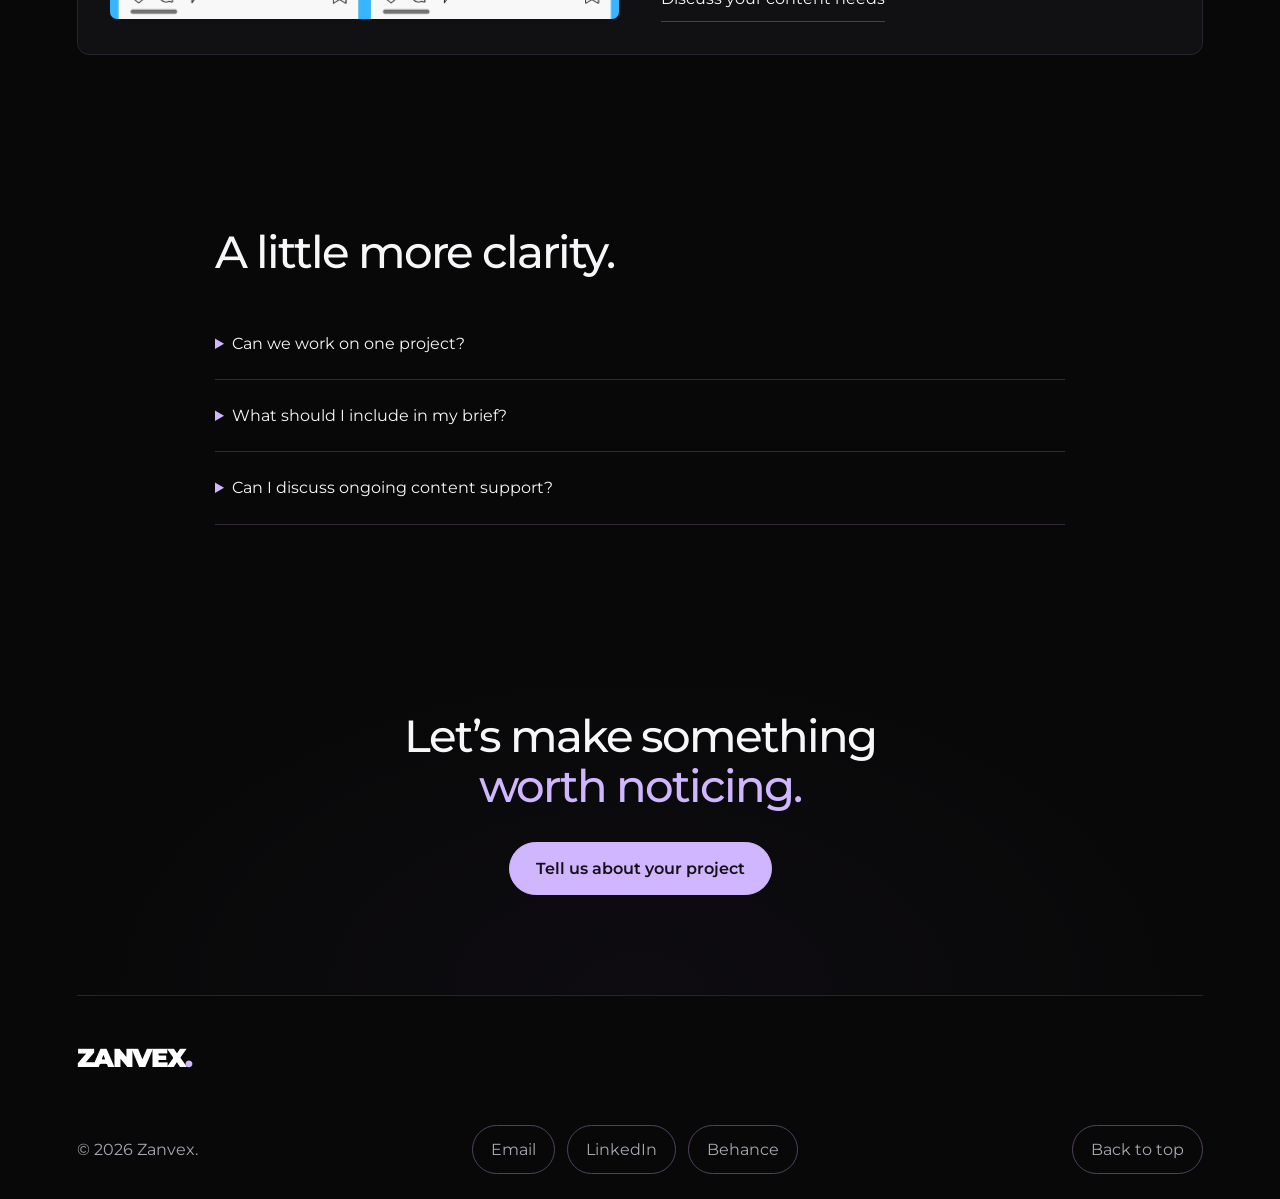
<file: services.html>
<!DOCTYPE html>
<html lang="en">
    <head>
        <meta charset="UTF-8">
        <meta name="viewport" content="width=device-width, initial-scale=1.0">
        <meta name="description" content="Zanvex creative agency: graphic design, video editing and social media content.">
        <title>Services | Zanvex</title>
        <link rel="preconnect" href="https://fonts.googleapis.com">
        <link rel="preconnect" href="https://fonts.gstatic.com" crossorigin>
        <link href="https://fonts.googleapis.com/css2?family=Montserrat:wght@400;500;600;700;800;900&amp;display=swap" rel="stylesheet">
        <link rel="stylesheet" href="shared.css">
        <link rel="stylesheet" href="services.css">
    </head>
    <body id="top">
        <a class="skip" href="#main">Skip to content</a>
        <header class="site-header">
            <a class="logo" href="index.html" aria-label="Zanvex home">ZANVEX<span>.</span>
            </a>
            <nav aria-label="Main navigation">
                <a href="index.html">Home</a>
                <a href="about.html">About</a>
                <a href="media.html">Media</a>
                <a href="register.html">Register</a>
                <a href="services.html" aria-current="page">Services</a>
                <a href="portfolio.html">Portfolio</a>
                <a href="contact.html">Contact</a>
            </nav>
            <a class="header-cta" href="contact.html">Work with us</a>
        </header>
        <main id="main">
            <section class="section services-intro">
                <h1>MAKE YOUR BRAND<br>
                    <em>FEEL LIKE YOUR BRAND</em>
                </h1>
                <p>Choose the creative support your next project needs.</p>
            </section>
            <section class="section service-list" aria-label="Our services">
                <article class="service-card" id="design">
                    <img src="assets/brand-content.png" alt="Black and orange brand content examples" loading="lazy">
                    <div>
                        <h2>Graphic design</h2>
                        <p>Give your message a visual identity that your audience can recognise.</p>
                        <ul>
                            <li>LinkedIn banners and featured images</li>
                            <li>Social media posts and carousels</li>
                            <li>Presentation decks and PDF guides</li>
                        </ul>
                        <a class="text-link" href="contact.html#enquiry">Discuss your design project </a>
                    </div>
                </article>
                <article class="service-card" id="video">
                    <img src="assets/social-designs.png" alt="Visual storytelling artwork from our design portfolio" loading="lazy">
                    <div>
                        <h2>Video editing</h2>
                        <p>Turn your raw footage into a clear, engaging story with a considered rhythm.</p>
                        <ul>
                            <li>Short videos, reels and talking head edits</li>
                            <li>Captions, sound design and B-roll</li>
                            <li>Motion graphics and visual polish</li>
                        </ul>
                        <a class="text-link" href="contact.html#enquiry">Discuss your video project </a>
                    </div>
                </article>
                <article class="service-card" id="social">
                    <img src="assets/linkedin-content.png" alt="LinkedIn visual content examples for Haleema Atta" loading="lazy">
                    <div>
                        <h2>Social media content</h2>
                        <p>Build a consistent presence with content that reflects your message and your audience.</p>
                        <ul>
                            <li>Content planning and visual direction</li>
                            <li>Branded graphics and carousel design</li>
                            <li>Ongoing creative content support</li>
                        </ul>
                        <a class="text-link" href="contact.html#enquiry">Discuss your content needs </a>
                    </div>
                </article>
            </section>
            <section class="section service-faq">
                <h2>A little more clarity.</h2>
                <details>
                    <summary>Can we work on one project?</summary>
                    <p>Yes. Send the deliverables you need and we can discuss the scope.</p>
                </details>
                <details>
                    <summary>What should I include in my brief?</summary>
                    <p>Share your goals, audience, brand assets, references and preferred deadline.</p>
                </details>
                <details>
                    <summary>Can I discuss ongoing content support?</summary>
                    <p>Yes. Let’s discuss the content types and frequency you need before agreeing on a scope.</p>
                </details>
            </section>
            <section class="end-cta">
                <h2>Let’s make something<br>
                    <em>worth noticing.</em>
                </h2>
                <a class="button" href="contact.html">Tell us about your project </a>
            </section>
        </main>
        <footer>
            <div class="footer-top">
                <a class="logo" href="index.html">ZANVEX<span>.</span>
                </a>
            </div>
            <div class="footer-bottom">
                <small>© 2026 Zanvex.</small>
                <div>
                    <a href="mailto:teamzanvex@gmail.com">Email </a>
                    <a href="https://www.linkedin.com/in/aniqwaqar/">LinkedIn </a>
                    <a href="https://www.behance.net/aniqwaqar">Behance </a>
                </div>
                <a href="#top">Back to top </a>
            </div>
        </footer>
    </body>
</html>
</file>
<file: shared.css>
/* Foundation: spacing, typography and accessible shared elements. */
* { box-sizing: border-box; }
html { scroll-behavior: smooth; }
body { margin: 0; background: #080808; color: #f7f6f9; font-family: 'Montserrat', Arial, sans-serif; font-size: 16px; line-height: 1.7; }
a { color: inherit; text-decoration: none; }
a:hover { color: #cfb6ff; }
a:focus-visible, button:focus-visible, summary:focus-visible { outline: 2px solid #cfb6ff; outline-offset: 6px; }
img { display: block; max-width: 100%; }
h1, h2, h3, p, figure { margin: 0; }
h1, h2, h3 { line-height: 1.13; letter-spacing: -.045em; }
h1 { font-size: clamp(30px, 6.2vw, 86px); font-weight: 500; }
h2 { font-size: clamp(29px, 3.5vw, 48px); font-weight: 500; }
h3 { font-size: 22px; font-weight: 600; }
em { color: #cfb6ff; font-style: normal; }
p { color: #a6a3ad; }
.section { width: min(1180px, 88%); margin: auto; padding: 86px 0; }
.eyebrow { color: #b5a4ce; font-size: 16px; letter-spacing: .2em; font-weight: 600; margin-bottom: 25px; }
.site-header { width: min(1320px, 92%); margin: 20px auto 0; display: flex; align-items: center; justify-content: space-between; gap: 20px; position: relative; z-index: 5; }
.logo { font-family: 'Gilroy Heavy', 'Montserrat', sans-serif; font-size: 26px; font-weight: 900; letter-spacing: -.06em; color: white; }
.logo span { color: #cfb6ff; }
nav { display: flex; gap: 26px; align-items: center; font-size: 16px; }
nav a { padding: 10px 0; }
nav a[aria-current='page'] { color: #cfb6ff; }
.header-cta { font-size: 16px; padding: 10px 18px; border: 1px solid #343137; border-radius: 7px; }
.header-cta span { padding-left: 15px; }
.button { display: inline-flex; align-items: center; justify-content: center; padding: 15px 23px; border: 1px solid #cfb6ff; background: #cfb6ff; color: #151018; border-radius: 6px; font: 600 16px 'Montserrat', sans-serif; cursor: pointer; transition: transform .25s, background .25s, box-shadow .25s; }
.button:hover { color: #151018; background: #e5d6ff; transform: translateY(-3px); box-shadow: 0 8px 28px #aa7be626; }
.text-link { display: inline-block; font-size: 16px; padding: 9px 0; border-bottom: 1px solid #49404f; }
.skip { position: absolute; left: 20px; top: -100px; z-index: 20; background: #cfb6ff; color: black; padding: 12px; }
.skip:focus { top: 10px; }
footer { width: min(1180px,88%); margin: auto; border-top: 1px solid #262329; padding: 40px 0 25px; }
.footer-top, .footer-bottom { display: flex; justify-content: space-between; align-items: center; gap: 20px; }
.footer-top p { font-size: 16px; }
.footer-bottom { margin-top: 45px; font-size: 16px; color: #aaa5b0; }
.footer-bottom div { display: flex; gap: 24px; }
.end-cta { text-align: center; padding: 100px 20px; background: radial-gradient(ellipse at bottom, #251a3433, transparent 65%); }
.end-cta .button { margin-top: 30px; }
@media (max-width: 850px) { .site-header { flex-wrap: wrap; } nav { order: 3; width: 100%; justify-content: center; gap: 24px; } .section { padding: 58px 0; } }
@media (max-width: 520px) { nav { gap: 17px; font-size: 16px; } .logo { font-size: 23px; } .footer-top, .footer-bottom { flex-direction: column; align-items: flex-start; } .footer-bottom { margin-top: 25px; } .end-cta { padding: 65px 6%; } }
@media (prefers-reduced-motion: reduce) { html { scroll-behavior: auto; } *, *::before, *::after { animation: none !important; transition: none !important; } }


/* Revision: readable agency typography and fully rounded controls. */
body { font-size: 18px; }
p, blockquote, .service-card p:not(.eyebrow), .about-layout p,
.service-preview p, .process p, .principles p, aside p,
.contact-details > p:not(.eyebrow), details p, .hero-copy { font-size: 18px; line-height: 1.8; }
.site-header { padding-top: 8px; gap: 24px; }
nav { font-size: 17px; gap: 25px; }
nav a { padding: 15px 8px; }
.header-cta, .button { border-radius: 999px; padding: 16px 26px; font-size: 16px; font-weight: 600; }
.header-cta { background: #cfb6ff; color: #17101e; border-color: #cfb6ff; transition: transform .25s, box-shadow .25s, background .25s; white-space: nowrap; }
.header-cta:hover { color: #17101e; background: #e5d6ff; transform: translateY(-3px); box-shadow: 0 8px 30px #ba8cf63b; }
.button:hover { box-shadow: 0 9px 32px #b983ff44; }
.hero h1 { font-weight: 800; }
.hero-copy { max-width: 760px; }
.hero-foot { font-size: 13px; }
.footer-bottom, .footer-bottom small { font-size: 16px; }
.footer-bottom { flex-wrap: wrap; }
.footer-bottom div { flex-wrap: wrap; gap: 12px; }
.footer-bottom a, .social-links a { display: inline-block; padding: 10px 18px; border: 1px solid #51415f; border-radius: 999px; font-size: 16px; transition: color .25s, background .25s, transform .25s; }
.footer-bottom a:hover, .social-links a:hover { color: #17101e; background: #cfb6ff; transform: translateY(-3px); }
.view { border-radius: 999px; }
/* Every section has a restrained entrance; supported browsers trigger it on scroll. */
main > section { animation: section-enter .8s ease-out both; }
@keyframes section-enter { from { opacity: .3; transform: translateY(24px); } to { opacity: 1; transform: none; } }
@supports (animation-timeline: view()) {
 main > section:not(.hero) { animation: section-enter linear both; animation-timeline: view(); animation-range: entry 0% entry 25%; }
}
/* Pointer hover feedback without JavaScript or cursor tracking. */
.project-image, .service-card, .quote, .monogram { transition: transform .35s, border-color .35s, box-shadow .35s; }
.project-image:hover, .service-card:hover { border-color: #cfb6ff; box-shadow: 0 12px 38px #a96ae527; }
.quote { border: 1px solid #342a3f; border-radius: 20px; padding: 28px; background: linear-gradient(140deg,#17111e,#0c0a0e); }
.quote:hover { transform: translateY(-7px); border-color: #bb94eb; box-shadow: 0 15px 40px #a96ae526; }
.testimonial-context { margin-top: 24px; }
.testimonial-link { margin-top: 15px; }
.monogram:hover { transform: rotate(-2deg) scale(1.02); box-shadow: 0 0 50px #a96ae52b; }
@media (max-width: 1050px) { .site-header { flex-wrap: wrap; } nav { order: 3; width: 100%; justify-content: center; } }
@media (max-width: 600px) {
 nav { flex-wrap: wrap; gap: 3px 12px; padding: 8px; font-size: 16px; }
 nav a { padding: 8px 4px; }
 .header-cta { padding: 12px 18px; font-size: 15px; }
 .hero h1 { font-size: clamp(38px,9vw,55px); }
 .footer-bottom div { gap: 10px; }
 .hero-foot { flex-direction: column; align-items: center; gap: 15px; }
 .hero-foot span { max-width: none; }
 .monogram span { font-size: 12px; }
}
@media (prefers-reduced-motion: reduce) {
 main > section, .aura, .aura::before, .aura::after { animation: none !important; opacity: 1; transform: none; }
}


/* Shared navigation accommodates all seven pages. */
nav { flex-wrap: wrap; gap: 12px; }
.site-header { flex-wrap: wrap; }
nav { order: 3; width: 100%; justify-content: center; }

/* Consistent header across all pages */
.site-header {
    display: flex;
    align-items: center;
    justify-content: space-between;
    flex-wrap: nowrap;
    gap: 20px;
}

.site-header > .logo,
.site-header > .header-cta {
    flex-shrink: 0;
}

.site-header > nav {
    order: 0;
    width: auto;
    min-width: 0;
    flex: 0 1 auto;
    display: flex;
    align-items: center;
    justify-content: center;
    flex-wrap: wrap;
    gap: 4px 12px;
    padding: 6px 16px;
    background: #131116c9;
    border: 1px solid #242229;
    border-radius: 999px;
}

.site-header > nav a {
    padding: 10px 4px;
    font-size: 17px;
    font-weight: 500;
    color: #e8e4ec;
    text-decoration: none;
    border: none;
    background: transparent;
    white-space: nowrap;
    transition: color 0.25s ease;
}

.site-header > nav a:hover,
.site-header > nav a[aria-current="page"] {
    color: #cfb6ff;
    border: none;
    background: transparent;
}

.site-header > nav a:focus-visible {
    outline: 2px solid #cfb6ff;
    outline-offset: 4px;
    border-radius: 6px;
}

/* Navigation moves below the logo and button on smaller screens */
@media (max-width: 1100px) {
    .site-header {
        flex-wrap: wrap;
    }

    .site-header > nav {
        order: 3;
        flex-basis: 100%;
        width: 100%;
        border-radius: 24px;
    }
}

@media (max-width: 600px) {
    .site-header > nav {
        gap: 4px 10px;
        padding: 10px;
    }

    .site-header > nav a {
        font-size: 16px;
    }
}
</file>
<file: home.css>
/* Home: atmospheric hero, selected projects and editorial sections. */
nav { border: 1px solid #242229; border-radius: 9px; padding: 0 22px; background: #131116c9; }
.hero { position: relative; isolation: isolate; text-align: center; padding: 130px 6% 0; overflow: hidden; }
.hero h1 { position: relative; }
.hero-copy { max-width: 630px; margin: 25px auto 0; font-size: 16px; }
.actions { display: flex; align-items: center; justify-content: center; gap: 28px; margin-top: 32px; }
.aura { position: absolute; z-index: -1; width: 570px; height: 400px; left: calc(50% - 285px); top: 0; border: 3px solid #c6a2ff66; border-radius: 43% 57% 62% 38%; background: radial-gradient(ellipse, transparent 46%, #ac75e832 60%, transparent 72%); box-shadow: inset 0 0 60px #9b66da32, 0 0 80px #9462ce24; filter: blur(18px); transform: rotate(-30deg); animation: drift 12s ease-in-out infinite alternate; }
@keyframes drift { to { transform: translate(50px,15px) rotate(30deg) scale(1.12); border-radius: 60% 40% 30% 70%; } }
.hero-foot { border-bottom: 1px solid #262329; display: flex; justify-content: space-between; margin: 110px auto 0; padding: 22px 0; font-size: 16px; letter-spacing: .12em; color: #a49caa; max-width: 1180px; }
.section-heading { display: flex; align-items: end; justify-content: space-between; gap: 50px; margin-bottom: 38px; }
.work-grid { display: grid; grid-template-columns: 1fr 1fr; gap: 25px; }
.service-preview { display: flex; gap: 35px; margin-top: 45px; }
.service-preview a { flex: 1; border-top: 1px solid #3b3442; padding-top: 25px; transition: transform .25s; }
.service-preview a:hover { transform: translateY(-5px); }
.service-preview span { color: #bca2df; font-size: 16px; }
.service-preview h3 { margin: 24px 0 16px; }
.service-preview p { font-size: 16px; }
.service-preview b { display: block; color: #cfb6ff; margin-top: 20px; }
.process { border-top: 1px solid #262329; border-bottom: 1px solid #262329; }
.process ol { display: flex; gap: 28px; padding: 30px 0 0 20px; color: #cfb6ff; }
.process li { flex: 1; padding-left: 3px; }
.process h3 { font-size: 16px; color: #fff; margin: 12px 0; }
.process p { font-size: 16px; }
.testimonials { display: grid; grid-template-columns: 1fr 1fr; gap: 35px; margin: 40px 0 25px; }
.quote { padding: 24px 0; border-top: 1px solid #2c2732; }
.quote-mark { color: #cfb6ff; font-size: 55px; line-height: 1; }
blockquote { margin: 12px 0 28px; font-size: 16px; color: #ddd9e2; }
.quote strong, .quote small { display: block; }
.quote strong { font-size: 16px; }
.quote small { color: #8f8996; font-size: 16px; margin-top: 4px; }
.about-preview { max-width: 780px; text-align: center; }
.about-preview > p:not(.eyebrow) { margin: 28px auto 20px; max-width: 590px; }
@media (max-width:850px) { .hero { padding-top: 85px; } .process ol { flex-wrap: wrap; } .process li { flex: 1 1 120px; } .service-preview { gap: 20px; } }
@media (max-width:600px) { .work-grid, .testimonials { grid-template-columns: 1fr; } .service-preview { flex-direction: column; } .hero-foot { margin-top: 70px; gap: 15px; font-size: 16px; } .hero-foot span { max-width: 160px; } .actions { flex-direction: column; gap: 12px; } .section-heading { align-items: start; flex-direction: column; } }
.project-image { display: block; position: relative; overflow: hidden; border-radius: 9px; border: 1px solid #302d34; background: #111; }
.project img { width: 100%; transition: transform .6s; }
.project-image:hover img { transform: scale(1.035); }
.view { position: absolute; right: 16px; bottom: 16px; background: #cfb6ff; color: #17101e; padding: 9px 15px; border-radius: 5px; font-size: 16px; opacity: 0; transform: translateY(5px); transition: .25s; }
.project-image:hover .view, .project-image:focus-visible .view { opacity: 1; transform: none; }
.project figcaption { display: flex; justify-content: space-between; padding: 20px 0; }
.project small { font-size: 16px; color: #a49caa; }
.project h3 { margin-top: 7px; font-size: 19px; }
@media (hover: none) { .view { opacity: 1; transform: none; } }

/* Continuous CSS orbit and breathing glow; no scripts required. */
.aura { width: 610px; height: 440px; left: calc(50% - 305px); top: 10px; border: 4px solid #c9a7ff99; filter: blur(10px); background: radial-gradient(ellipse,transparent 43%,#ba7cff40 60%,transparent 73%); animation: orbit-glow 9s ease-in-out infinite alternate; }
.aura::before, .aura::after { content: ''; position: absolute; inset: 24px; border-radius: 50%; border: 2px solid #c4a1fa88; box-shadow: 0 0 38px #b079f555; animation: ring-turn 15s linear infinite; }
.aura::after { inset: -25px; border-color: #b785ec55; transform: rotate(45deg); animation-direction: reverse; }
@keyframes orbit-glow { 0% { transform: translate(-60px,0) rotate(-25deg) scale(.9); opacity: .6; } 50% { transform: translate(35px,30px) rotate(30deg) scale(1.08); opacity: 1; } 100% { transform: translate(-15px,60px) rotate(90deg) scale(.95); opacity: .75; } }
@keyframes ring-turn { from { transform: rotate(0deg) scaleX(.8); } to { transform: rotate(360deg) scaleX(.8); } }
@media (max-width:600px) { .aura { width: 390px; height: 340px; left: calc(50% - 195px); } }
@media (prefers-reduced-motion:reduce) { .aura,.aura::before,.aura::after { animation: none !important; } }

/* Homepage header: logo, navigation, contact button */
.site-header {
    display: flex;
    align-items: center;
    justify-content: space-between;
    flex-wrap: nowrap;
    gap: 20px;
}

.site-header > .logo {
    flex-shrink: 0;
}

.site-header > nav {
    order: 0;
    width: auto;
    min-width: 0;
    flex: 0 1 auto;
    display: flex;
    align-items: center;
    justify-content: center;
    flex-wrap: wrap;
    gap: 4px 12px;
    padding: 6px 16px;
    border-radius: 999px;
}

.site-header > nav a {
    padding: 10px 4px;
    white-space: nowrap;
}

.site-header > .header-cta {
    flex-shrink: 0;
    white-space: nowrap;
}

/* Hero spacing after removing the bottom text strip */
.hero {
    padding-bottom: 80px;
}

.hero h1 {
    text-transform: uppercase;
    font-weight: 900;
}

.hero h1 em {
    font-weight: inherit;
}

/* Testimonial cards with consistent internal spacing */
.testimonials {
    grid-template-columns: repeat(2, minmax(0, 1fr));
    align-items: stretch;
    gap: 28px;
}

.testimonials > .quote {
    display: flex;
    flex-direction: column;
    min-width: 0;
    margin: 0;
    padding: 32px;
    border: 1px solid #342a3f;
    border-radius: 20px;
    background: linear-gradient(140deg, #17111e, #0c0a0e);
}

.quote .quote-mark {
    display: block;
    line-height: 1;
    margin-bottom: 12px;
}

.quote blockquote {
    margin: 0 0 28px;
    font-size: 18px;
    line-height: 1.75;
    overflow-wrap: anywhere;
}

.quote figcaption {
    margin-top: auto;
}

.quote strong {
    font-size: 18px;
    line-height: 1.5;
}

.quote small {
    margin-top: 6px;
    font-size: 16px;
    line-height: 1.6;
}

/* Keep the header comfortable on tablets and phones */
@media (max-width: 1100px) {
    .site-header {
        flex-wrap: wrap;
    }

    .site-header > nav {
        order: 3;
        flex-basis: 100%;
        width: 100%;
        border-radius: 24px;
    }
}

@media (max-width: 600px) {
    .hero {
        padding-bottom: 50px;
    }

    .testimonials {
        grid-template-columns: 1fr;
        gap: 20px;
    }

    .testimonials > .quote {
        padding: 24px;
    }

    .site-header > nav {
        gap: 4px 10px;
        padding: 10px;
    }
}

/* Move the hero down without clipping its glow */
.hero {
    margin-top: 100px;
    overflow: visible;
}

@media (max-width: 600px) {
    .hero {
        margin-top: 25px;
    }
}
</file>
<file: about.css>
/* About page navigation */

/* Centred About hero */
.about-intro {
    text-align: center;
    padding-top: 120px;
    padding-bottom: 100px;
}

.about-intro h1 {
    max-width: none;
    margin: 0 auto;
    font-size: clamp(56px, 7vw, 96px);
    font-weight: 900;
    line-height: 1.1;
}

.about-intro h1 em {
    color: #cfb6ff;
    font-style: normal;
    font-weight: inherit;
}

.about-copy {
    max-width: 780px;
    margin: 42px auto 0;
}

.about-copy h2 {
    margin: 0 0 24px;
    font-size: clamp(28px, 3vw, 40px);
    line-height: 1.25;
}

.about-copy p {
    margin: 0 auto 20px;
    font-size: 18px;
    line-height: 1.8;
}

.about-copy .button {
    display: inline-flex;
    align-items: center;
    justify-content: center;
    margin-top: 16px;
    border-radius: 999px;
}

/* Agency principles */
.principles article {
    display: grid;
    grid-template-columns: 45px 1fr 1fr;
    gap: 35px;
    border-top: 1px solid #302935;
    padding: 35px 0;
}

.principles article > span {
    color: #cfb6ff;
}

.principles h2 {
    font-size: 32px;
}

.principles p {
    font-size: 18px;
    line-height: 1.8;
}

/* Creative tools */
.toolkit {
    border-top: 1px solid #29242d;
}

.toolkit ul {
    display: flex;
    flex-wrap: wrap;
    gap: 12px;
    list-style: none;
    margin: 0;
    padding: 35px 0 0;
}

.toolkit li {
    padding: 12px 20px;
    border: 1px solid #3c3247;
    border-radius: 999px;
    color: #c2b8cd;
    font-size: 16px;
}

/* Tablet */
@media (max-width: 850px) {
    .about-intro {
        padding-top: 90px;
        padding-bottom: 75px;
    }

    .principles article {
        grid-template-columns: 30px 1fr;
        gap: 20px;
    }

    .principles p {
        grid-column: 2;
    }
}

/* Mobile */
@media (max-width: 600px) {
    .about-intro {
        padding-top: 65px;
        padding-bottom: 60px;
    }

    .about-copy {
        margin-top: 30px;
    }

    .about-copy p {
        font-size: 17px;
        line-height: 1.75;
    }

    .principles h2 {
        font-size: 28px;
    }
}
</file>
<file: contact.css>
/* Contact: grid layout, flexible field row and native validation. */
.site-header { border-bottom: 1px solid #29242e; padding-bottom: 20px; }

.contact-intro { padding-bottom: 25px; }
.contact-layout { display: grid; grid-template-columns: .9fr 1.1fr; gap: 85px; }
.contact-details > p:not(.eyebrow) { margin: 25px 0 35px; font-size: 16px; max-width: 350px; }
.contact-details .eyebrow { margin-bottom: 8px; }
.email-link { color: #cfb6ff; font-size: clamp(18px,1.5vw,22px); overflow-wrap: anywhere; }
.social-links { display: flex; gap: 28px; margin-top: 25px; font-size: 16px; }
aside { border-top: 1px solid #312938; margin-top: 50px; padding-top: 25px; }
aside h3 { font-size: 18px; }
aside p { font-size: 16px; margin-top: 14px; }
form { background: #111013; padding: 32px; border: 1px solid #302735; border-radius: 10px; }
.form-note { font-size: 16px; margin-bottom: 25px; }
.form-row { display: flex; gap: 18px; }
.form-row > div { flex: 1; min-width: 0; }
label { display: block; font-size: 16px; color: #d9d0e1; margin-bottom: 9px; }
input, select, textarea { display: block; width: 100%; color: #f4edf8; background: #08080a; border: 1px solid #3a303f; padding: 13px; border-radius: 5px; margin-bottom: 22px; font: 16px 'Montserrat',sans-serif; }
input:focus, select:focus, textarea:focus { outline: 2px solid #cfb6ff; outline-offset: 2px; }
input::placeholder, textarea::placeholder { color: #817987; }
input[type='email']:not(:placeholder-shown):invalid { border-color: #ec9aa7; }
input[type='email']:not(:placeholder-shown):valid { border-color: #96c9b3; }
textarea { resize: vertical; min-height: 140px; }
form .button { width: 100%; }
@media(max-width:900px) { .contact-layout { gap: 35px; } .form-row { flex-direction: column; gap: 0; } }
@media(max-width:650px) { .contact-layout { grid-template-columns: 1fr; } form { padding: 23px; } }


#brief-toggle { margin-top: 28px; }
#brief-help { margin-top: 20px; padding: 18px; border-left: 3px solid #cfb6ff; }
[hidden] { display: none !important; }
</file>
<file: media.css>
/* Media page: background image, float, clear, positioning and overflow. */

.media-intro { position: relative; padding: 100px 28px; border-radius: 25px; background-image: linear-gradient(rgba(0,0,0,.85),rgba(0,0,0,.88)),url('assets/brand-content.png'); background-size: cover; background-position: center; margin-top: 35px; }
.media-intro p { max-width: 650px; margin-top: 25px; }
.float-image { float: left; width: 42%; height: auto; margin: 0 30px 20px 0; padding: 8px; border: 1px solid #675078; border-radius: 18px; }
.media-story p { margin-top: 25px; }
.clear-float { clear: both; }
.media-story h3 { margin-top: 32px; }
.media-story li { margin-bottom: 8px; }
.media-player video { display: block; width: 100%; max-height: 600px; margin: 24px 0 40px; border: 1px solid #51405f; border-radius: 18px; }
.media-player audio { display: block; width: min(100%,600px); margin-top: 24px; }
.media-player p { margin-top: 20px; }
.table-scroll { overflow-x: auto; margin-top: 28px; }
table { width: 100%; min-width: 500px; border-collapse: collapse; }
caption { text-align: left; margin-bottom: 16px; }
th,td { padding: 18px; border: 1px solid #44334f; text-align: left; }
th { background: #30203e; }
tbody tr:nth-child(even) { background: #151019; }
tbody tr:hover { background: #261b32; }
@media(max-width:800px) { .float-image { width: 48%; } }
@media(max-width:550px) { .float-image { float: none; width: 100%; margin: 0 0 25px; } .media-intro { padding: 55px 20px; } }

/* Media hero typography */
.media-intro {
    text-align: center;
}

.media-intro h1 {
    max-width: 100%;
    margin-inline: auto;
    font-weight: 900;
    text-transform: uppercase;
    line-height: 1.15;
}

.media-intro h1 em {
    font-weight: inherit;
    font-style: normal;
}

.media-intro p {
    max-width: 650px;
    margin-inline: auto;
}
</file>
<file: portfolio.css>
<<<<<<< HEAD
/* Portfolio: responsive CSS Grid with image captions. */

.portfolio-intro { padding-bottom: 35px; }
.portfolio-intro > p:not(.eyebrow) { max-width: 590px; margin: 25px 0 18px; }
.gallery { display: grid; grid-template-columns: repeat(auto-fit,minmax(min(100%, 380px),1fr)); gap: 60px 30px; padding-top: 35px; align-items: start; }
.gallery .project:nth-child(even) { margin-top: 95px; }
.gallery .project { animation: arrive .7s ease-out both; }
@keyframes arrive { from { opacity: 0; transform: translateY(18px); } to { opacity: 1; transform: none; } }
.gallery .project-image { aspect-ratio: 1.35; }
.gallery img { width: 100%; height: 100%; object-fit: contain; }
.portfolio-note { text-align: center; border-top: 1px solid #2d2536; }
.portfolio-note > span { color: #cfb6ff; font-size: 65px; }
.portfolio-note p { margin: 24px 0; }
@media(max-width:850px) { .gallery { gap: 30px 20px; } .gallery .project:nth-child(even) { margin-top: 60px; } }
@media(max-width:600px) { .gallery { grid-template-columns: 1fr; } .gallery .project:nth-child(even) { margin-top: 0; } nav { gap: 17px; } }
.project-image { display: block; position: relative; overflow: hidden; border-radius: 9px; border: 1px solid #302d34; background: #111; }
.project img { width: 100%; transition: transform .6s; }
.project-image:hover img { transform: scale(1.035); }
.view { position: absolute; right: 16px; bottom: 16px; background: #cfb6ff; color: #17101e; padding: 9px 15px; border-radius: 5px; font-size: 16px; opacity: 0; transform: translateY(5px); transition: .25s; }
.project-image:hover .view, .project-image:focus-visible .view { opacity: 1; transform: none; }
.project figcaption { display: flex; justify-content: space-between; padding: 20px 0; }
.project small { font-size: 16px; color: #a49caa; }
.project h3 { margin-top: 7px; font-size: 19px; }
@media (hover: none) { .view { opacity: 1; transform: none; } }
=======
 
/* =========================================
   PORTFOLIO HERO SECTION
   Matching the Zanvex Home Page Design
========================================= */
>>>>>>> ab0ad11c74ae4da9ad7f686090065890b7e97d9d

.portfolio-intro {
    position: relative;
    isolation: isolate;
    text-align: center;
    margin-top: 100px;
    padding: 130px 6% 80px;
    overflow: visible;
}

/* Main Hero Heading */
.portfolio-intro h1 {
    position: relative;
    z-index: 1;
    text-align: center;
    text-transform: uppercase;
    font-family: 'Montserrat', sans-serif;
    font-size: clamp(38px, 7vw, 78px);
    font-weight: 900;
    line-height: 1.2;
    letter-spacing: -0.045em;
    color: #f7f5fa;
    margin: 0 auto;
}

.portfolio-intro h1 em {
    color: #c9a7ff;
    font-style: normal;
    font-weight: 900;
}

/* Hero Description */
.portfolio-intro > p:not(.eyebrow) {
    position: relative;
    z-index: 1;
    max-width: 630px;
    margin: 25px auto 0;
    font-family: 'Montserrat', sans-serif;
    font-size: 16px;
    font-weight: 400;
    line-height: 1.8;
    color: #a49caa;
}

/* Behance Link */
.portfolio-actions {
    position: relative;
    z-index: 1;
    margin-top: 32px;
}

.portfolio-actions .text-link {
    display: inline-block;
    font-family: 'Montserrat', sans-serif;
    font-size: 16px;
    font-weight: 500;
    color: #e5ddef;
    text-decoration: none;
    border-bottom: 1px solid #493b56;
    padding-bottom: 10px;
    transition: color 0.3s ease, border-color 0.3s ease;
}

.portfolio-actions .text-link:hover {
    color: #c9a7ff;
    border-color: #c9a7ff;
}

/* Purple Animated Aura */
.portfolio-intro .aura {
    position: absolute;
    z-index: -1;
    width: 610px;
    height: 440px;
    left: calc(50% - 305px);
    top: 10px;
    border: 4px solid #c9a7ff99;
    border-radius: 43% 57% 62% 38%;
    filter: blur(10px);
    background: radial-gradient(
        ellipse,
        transparent 43%,
        #ba7cff40 60%,
        transparent 73%
    );
    box-shadow:
        inset 0 0 60px #9b66da32,
        0 0 80px #9462ce24;
    animation: portfolio-orbit-glow 9s ease-in-out infinite alternate;
}

/* Inner Rotating Ring */
.portfolio-intro .aura::before,
.portfolio-intro .aura::after {
    content: '';
    position: absolute;
    inset: 24px;
    border-radius: 50%;
    border: 2px solid #c4a1fa88;
    box-shadow: 0 0 38px #b079f555;
    animation: portfolio-ring-turn 15s linear infinite;
}

.portfolio-intro .aura::after {
    inset: -25px;
    border-color: #b785ec55;
    animation-direction: reverse;
}

/* Aura Animation */
@keyframes portfolio-orbit-glow {
    0% {
        transform: translate(-60px, 0) rotate(-25deg) scale(.9);
        opacity: .6;
    }

    50% {
        transform: translate(35px, 30px) rotate(30deg) scale(1.08);
        opacity: 1;
    }

    100% {
        transform: translate(-15px, 60px) rotate(90deg) scale(.95);
        opacity: .75;
    }
}

@keyframes portfolio-ring-turn {
    from {
        transform: rotate(0deg) scaleX(.8);
    }

    to {
        transform: rotate(360deg) scaleX(.8);
    }
}

/* Tablet Responsive */
@media (max-width: 850px) {
    .portfolio-intro {
        padding-top: 85px;
    }

    .portfolio-intro .aura {
        width: 500px;
        height: 390px;
        left: calc(50% - 250px);
    }
}

/* Mobile Responsive */
@media (max-width: 600px) {
    .portfolio-intro {
        margin-top: 25px;
        padding: 85px 5% 50px;
    }

    .portfolio-intro h1 {
        font-size: clamp(32px, 8vw, 46px);
        line-height: 1.2;
        letter-spacing: -0.04em;
    }

    .portfolio-intro > p:not(.eyebrow) {
        font-size: 14px;
        line-height: 1.8;
        margin-top: 20px;
    }

    .portfolio-intro .aura {
        width: 390px;
        height: 340px;
        left: calc(50% - 195px);
        top: 10px;
    }

    .portfolio-actions {
        margin-top: 28px;
    }
}

/* Accessibility: Reduced Motion */
@media (prefers-reduced-motion: reduce) {
    .portfolio-intro .aura,
    .portfolio-intro .aura::before,
    .portfolio-intro .aura::after {
        animation: none !important;
    }
}
.portfolio-actions .text-link {
    font-weight: 700;
    font-size: 16px;
}
</file>
<file: register.css>
/* Registration: field attributes, combinators and pseudo-classes. */

.register-intro { padding-bottom: 35px; }
.register-intro p { max-width: 850px; margin-top: 28px; }
form { max-width: 850px; margin: auto; }
fieldset { border: 1px solid #4c365e; border-radius: 18px; padding: 28px; margin-bottom: 28px; }
legend { padding: 0 12px; font-size: 23px; color: #cfb6ff; }
label { display: block; margin: 20px 0 8px; }
input,textarea,select { font: inherit; color: white; background: #151019; border: 1px solid #5b466c; border-radius: 8px; padding: 12px; width: 100%; }
input:focus,textarea:focus,select:focus { outline: 2px solid #cfb6ff; outline-offset: 3px; }
input[required] { border-left-width: 4px; }
input:read-only { color: #b4a9bf; }
input:disabled { opacity: .5; cursor: not-allowed; }
input[type="email"]:not(:placeholder-shown):invalid { border-color: #ed91a7; }
input[type="email"]:not(:placeholder-shown):valid { border-color: #85cfac; }
input[type="color"] { width: 90px; height: 55px; padding: 5px; }
input[type="range"] { accent-color: #cfb6ff; }
input[type="file"]::file-selector-button { border: none; border-radius: 999px; padding: 10px 16px; background: #cfb6ff; margin-right: 15px; cursor: pointer; }
input[type="radio"],input[type="checkbox"] { width: auto; accent-color: #cfb6ff; }
.choice { display: flex; gap: 12px; align-items: center; margin: 16px 0; }
.choice > label { margin: 0; }
input:checked + label { color: #cfb6ff; }
legend::after { content: ' ·'; color: #cfb6ff; }
textarea { resize: vertical; }
small { display: block; color: #aaa0b4; font-size: 15px; margin-top: 8px; }
.demo-result { display: none; padding: 24px; margin-top: 24px; border: 1px solid #85cfac; border-radius: 16px; }
.demo-result:target { display: block; }
@media(max-width:700px) { fieldset { padding: 22px; } }
@media(max-width:450px) { fieldset { padding: 16px; } legend { font-size: 20px; } }
</file>
<file: services.css>
/* Services: flexible media cards and native HTML disclosure controls. */
.services-intro { text-align: center; padding-bottom: 30px; }
.services-intro > p:last-child { margin-top: 25px; }
.service-list { display: flex; flex-direction: column; gap: 35px; }
.service-card { display: flex; align-items: center; flex-wrap: wrap; gap: 42px; padding: 32px; background: #111013; border: 1px solid #28232f; border-radius: 12px; scroll-margin-top: 25px; transition: border-color .3s, transform .3s; }
.service-card:hover { border-color: #745b94; transform: translateY(-4px); }
.service-card > img, .video-art { flex: 1 1 300px; width: 42%; min-width: 0; height: 280px; object-fit: cover; border-radius: 7px; }
.service-card > div:not(.video-art) { flex: 1 1 300px; }
.service-card h2 { font-size: 32px; }
.service-card p:not(.eyebrow) { margin-top: 18px; font-size: 16px; }
.service-card ul { padding-left: 18px; color: #bdb4c7; font-size: 16px; line-height: 2; }
.service-card li::marker { color: #cfb6ff; }
.video-art { display: flex; flex-direction: column; align-items: center; justify-content: center; background: radial-gradient(ellipse,#4c3065,#17111e); gap: 25px; }
.video-art > span { font-size: 45px; color: #dfc9ff; }
.video-art small { letter-spacing: .2em; font-size: 16px; }
.timeline { display: flex; gap: 4px; width: 75%; }
.timeline i { height: 24px; flex: 1; background: #b999dd; border-radius: 3px; }
.timeline i:nth-child(even) { flex: 2; background: #684d88; }
.service-faq { max-width: 850px; }
.service-faq h2 { margin-bottom: 30px; }
details { border-bottom: 1px solid #322a3b; padding: 22px 0; }
summary { cursor: pointer; font-size: 16px; }
summary::marker { color: #cfb6ff; }
details p { margin: 18px 0 0 20px; font-size: 16px; }
@media(max-width:850px) { nav { gap: 6px; } .service-card { gap: 26px; } }
@media(max-width:520px) { nav a { padding: 7px 8px; } .service-card { padding: 20px; } .service-card > img, .video-art { height: 220px; } }
</file>
